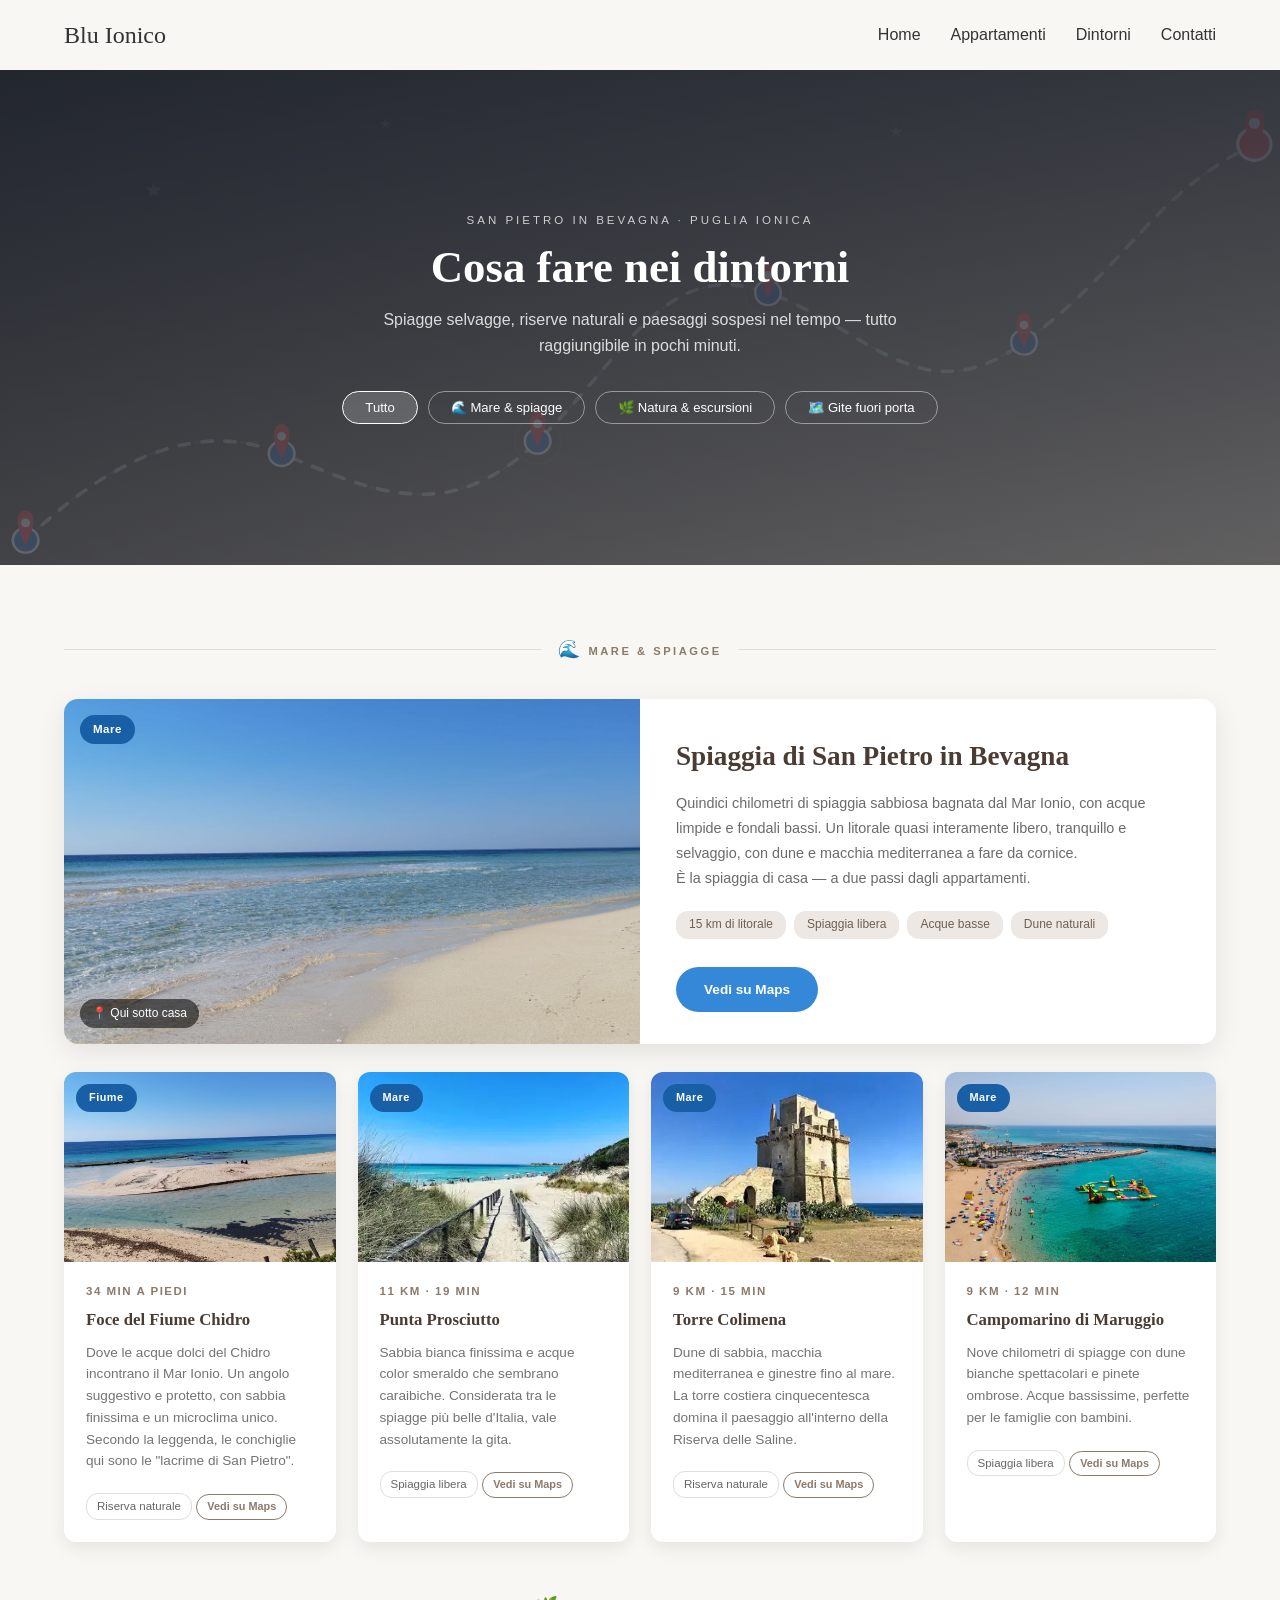
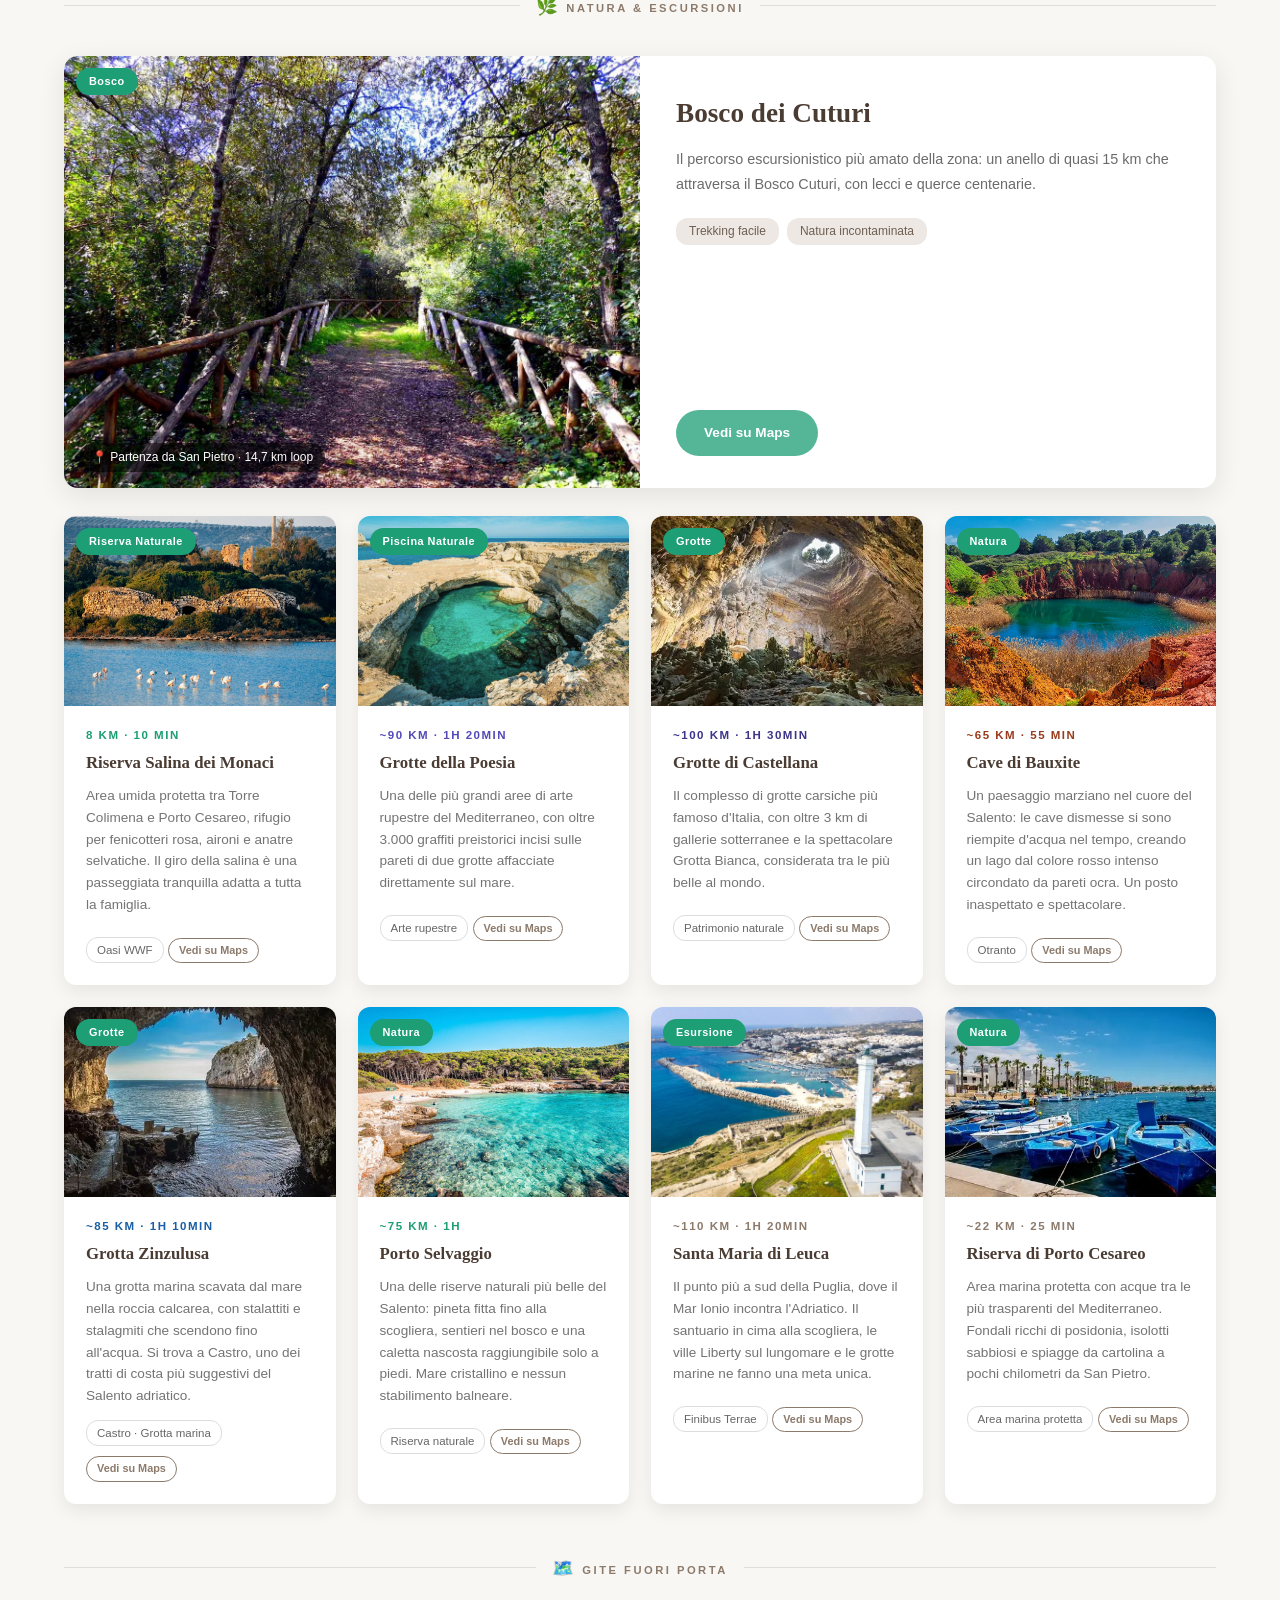
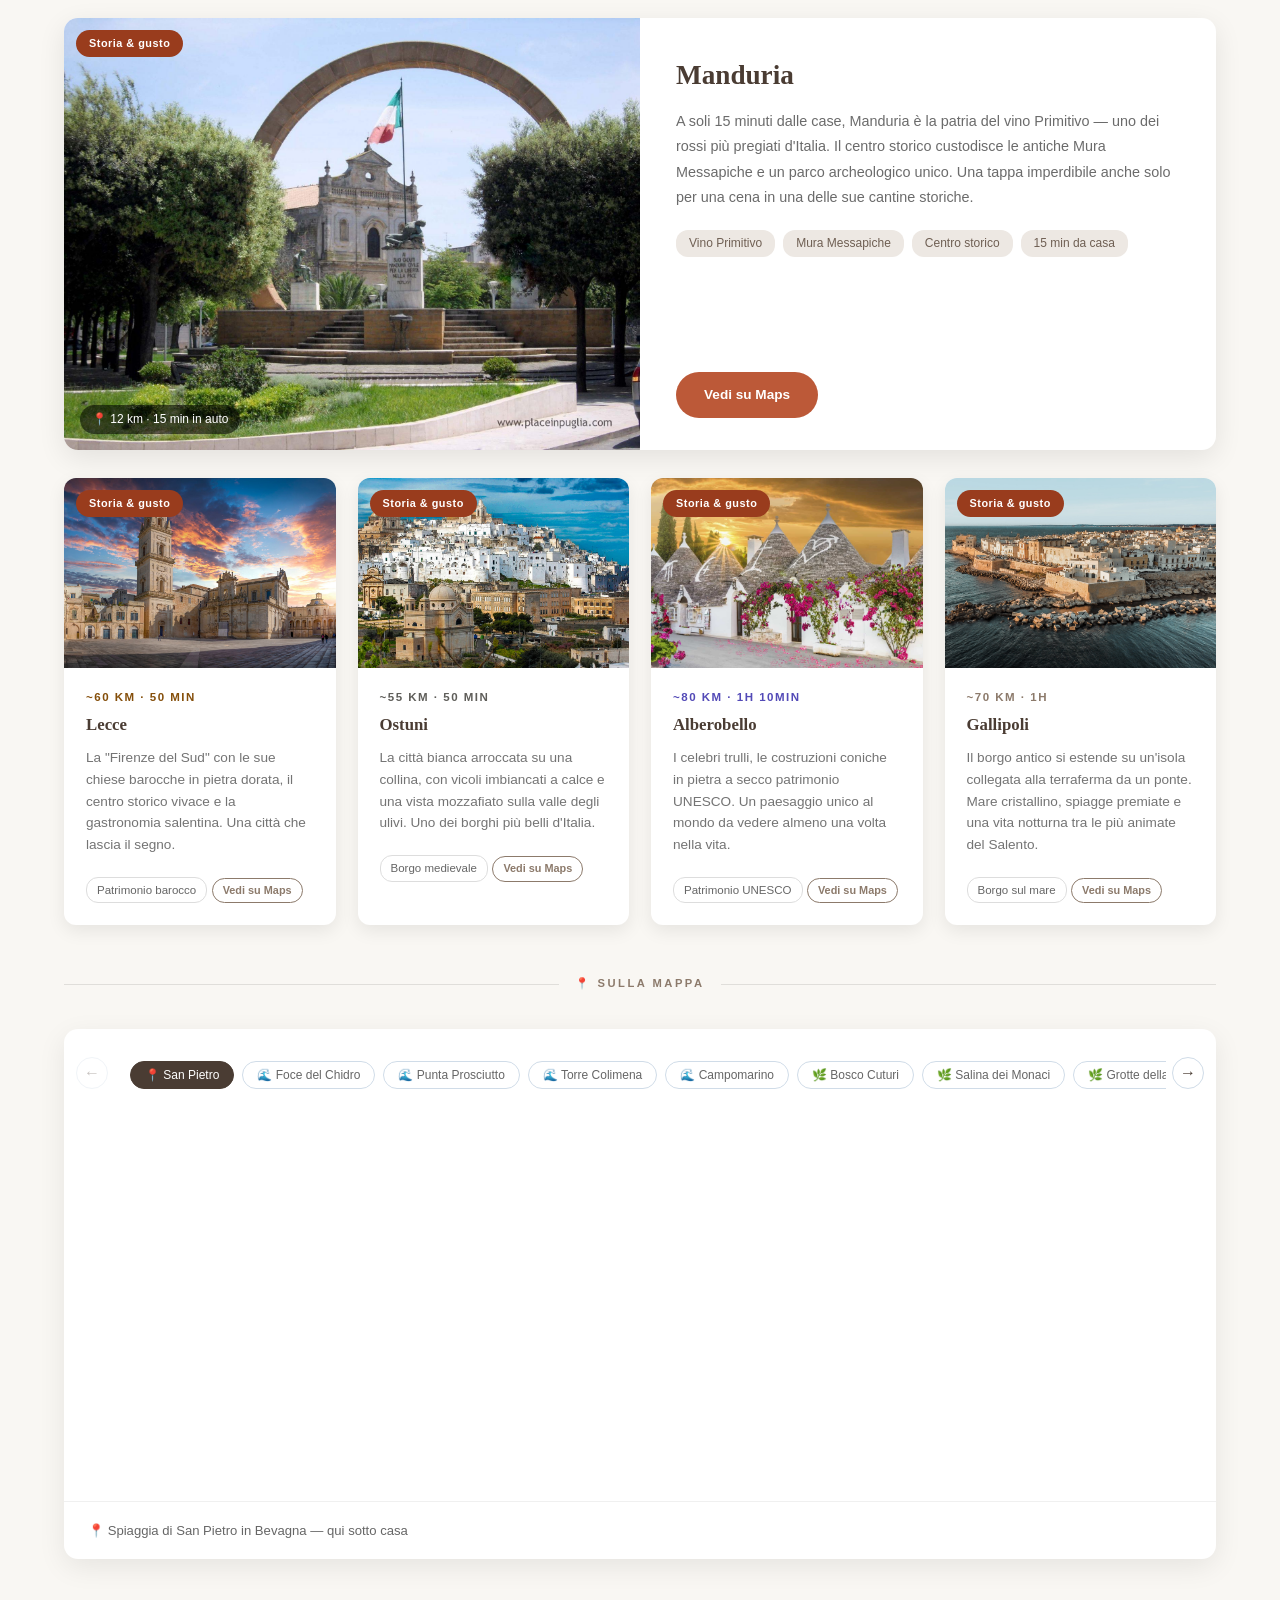
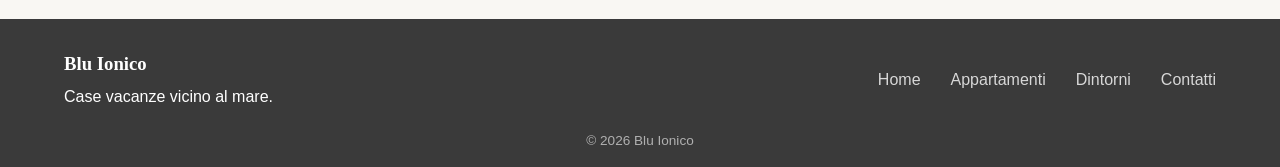
<file: attrazioni.html>
<!DOCTYPE html>
<html lang="it">
<head>
  <meta charset="UTF-8" />
  <meta name="viewport" content="width=device-width, initial-scale=1.0" />
  <title>Blu Ionico - Dintorni & Attrazioni </title>

  <link rel="stylesheet" href="css/style.css">
 
</head>
<body>

  <!-- NAVBAR -->
  <nav class="navbar" id="navbar">
    <div class="container nav-container">
      <div class="logo">Blu Ionico</div>
      <ul class="nav-links">
        <li><a href="index.html">Home</a></li>
        <li><a href="index.html#case">Appartamenti</a></li>
        <li><a href="attrazioni.html">Dintorni</a></li>
        <li><a href="contatti.html">Contatti</a></li>
      </ul>
    </div>
  </nav>

  <!-- HERO -->
  <section class="hero-attrazioni">
    <svg class="path-overlay" viewBox="0 0 1000 400" preserveAspectRatio="none">

      <!-- Percorso secondario sfumato (ombra) -->
      <path d="M20 380
                C80 320, 150 280, 220 310
                S350 370, 420 300
                S520 150, 600 180
                S720 280, 800 220
                S900 100, 980 60"
            fill="none"
            stroke="white"
            stroke-width="2"
            stroke-dasharray="4 8"
            opacity="0.15" />

      <!-- Percorso principale -->
      <path d="M20 380
                C80 320, 150 280, 220 310
                S350 370, 420 300
                S520 150, 600 180
                S720 280, 800 220
                S900 100, 980 60"
            fill="none"
            stroke="white"
            stroke-width="3"
            stroke-linecap="round"
            stroke-dasharray="8 10"
            opacity="0.55" />

      <!-- Cerchi decorativi di sfondo -->
      <circle cx="420" cy="300" r="18" fill="none" stroke="white" stroke-width="1" opacity="0.12"/>
      <circle cx="600" cy="180" r="18" fill="none" stroke="white" stroke-width="1" opacity="0.12"/>

      <!-- TAPPA 1 -->
      <g transform="translate(20,380)">
        <circle r="10" fill="#3a7abf" stroke="white" stroke-width="2"/>
        <path d="M0 -24 C-8 -24 -8 -10 0 4 C8 -10 8 -24 0 -24Z" fill="#ff4d4d"/>
        <circle cy="-14" r="3.5" fill="white"/>
      </g>

      <!-- TAPPA 2 -->
      <g transform="translate(220,310)">
        <circle r="10" fill="#3a7abf" stroke="white" stroke-width="2"/>
        <path d="M0 -24 C-8 -24 -8 -10 0 4 C8 -10 8 -24 0 -24Z" fill="#ff4d4d"/>
        <circle cy="-14" r="3.5" fill="white"/>
      </g>

      <!-- TAPPA 3 -->
      <g transform="translate(420,300)">
        <circle r="10" fill="#3a7abf" stroke="white" stroke-width="2"/>
        <path d="M0 -24 C-8 -24 -8 -10 0 4 C8 -10 8 -24 0 -24Z" fill="#ff4d4d"/>
        <circle cy="-14" r="3.5" fill="white"/>
      </g>

      <!-- TAPPA 4 -->
      <g transform="translate(600,180)">
        <circle r="10" fill="#3a7abf" stroke="white" stroke-width="2"/>
        <path d="M0 -24 C-8 -24 -8 -10 0 4 C8 -10 8 -24 0 -24Z" fill="#ff4d4d"/>
        <circle cy="-14" r="3.5" fill="white"/>
      </g>

      <!-- TAPPA 5 -->
      <g transform="translate(800,220)">
        <circle r="10" fill="#3a7abf" stroke="white" stroke-width="2"/>
        <path d="M0 -24 C-8 -24 -8 -10 0 4 C8 -10 8 -24 0 -24Z" fill="#ff4d4d"/>
        <circle cy="-14" r="3.5" fill="white"/>
      </g>

      <!-- TAPPA 6 (finale) -->
      <g transform="translate(980,60)">
        <circle r="13" fill="#ff4d4d" stroke="white" stroke-width="2.5"/>
        <path d="M0 -28 C-10 -28 -10 -10 0 6 C10 -10 10 -28 0 -28Z" fill="#ff4d4d"/>
        <circle cy="-17" r="4.5" fill="white"/>
      </g>

      <!-- Stelline decorative sparse -->
      <g opacity="0.3">
        <polygon points="120,100 123,110 133,110 125,116 128,126 120,120 112,126 115,116 107,110 117,110"
                fill="white" transform="scale(0.5) translate(120,80)"/>
        <polygon points="700,50 703,60 713,60 705,66 708,76 700,70 692,76 695,66 687,60 697,60"
                fill="white" transform="scale(0.4) translate(1050,60)"/>
        <polygon points="300,50 303,60 313,60 305,66 308,76 300,70 292,76 295,66 287,60 297,60"
                fill="white" transform="scale(0.35) translate(560,60)"/>
      </g>

    </svg>
    <div class="hero-content">
      <div class="eyebrow">San Pietro in Bevagna · Puglia ionica</div>
      <h1>Cosa fare nei dintorni</h1>
      <p>Spiagge selvagge, riserve naturali e paesaggi sospesi nel tempo — tutto raggiungibile in pochi minuti.</p>
      <div class="filtri">
        <button class="filtro-btn active" data-filtro="tutti">Tutto</button>
        <button class="filtro-btn" data-filtro="mare">🌊 Mare & spiagge</button>
        <button class="filtro-btn" data-filtro="natura">🌿 Natura & escursioni</button>
        <button class="filtro-btn" data-filtro="gite">🗺️ Gite fuori porta</button>
      </div>
    </div>
  </section>

  <!-- CONTENUTO -->
  <div class="container">
    <section class="section">

      <!-- ═══ SPIAGGE ═══ -->
      <div class="cat-block card-item" data-cat="mare">
        <div class="section-divider">
          <div class="line"></div>
          <span><span class="icon">🌊</span> Mare & spiagge</span>
          <div class="line"></div>
        </div>

        <!-- Featured: Spiaggia di San Pietro -->
        <div class="featured-card">
          <div class="featured-img">
            <img
              src="img/mare_16.jpg"
              alt="Spiaggia di San Pietro in Bevagna"
              onerror="this.style.background='linear-gradient(135deg,#1a3d5c,#3a7abf,#7ab8e8)';this.removeAttribute('src');"
            />
            <span class="badge-cat">Mare</span>
            <span class="badge-dist">📍 Qui sotto casa</span>
          </div>
          <div class="featured-body">
            <div>
              <h2>Spiaggia di San Pietro in Bevagna</h2>
              <p>
                Quindici chilometri di spiaggia sabbiosa bagnata dal Mar Ionio, con acque limpide e fondali bassi. Un litorale quasi interamente libero, tranquillo e selvaggio, con dune e macchia mediterranea a fare da cornice.<br>
                È la spiaggia di casa — a due passi dagli appartamenti.
              </p>
              <div class="tag-row">
                <span class="tag">15 km di litorale</span>
                <span class="tag">Spiaggia libera</span>
                <span class="tag">Acque basse</span>
                <span class="tag">Dune naturali</span>
              </div>
            </div>
            <a href="https://maps.app.goo.gl/9N29cz1oZK4h1vnW9" target="_blank" class="btn-primary" style="background:#3587d8;">Vedi su Maps</a>
          </div>
        </div>

        <!-- Griglia spiagge secondarie -->
        <div class="cards-grid">

          <!-- Foce del Chidro -->
          <div class="card-attrazione" data-cat="mare">
            <div class="card-img">
              <img
                src="img/mare_14.jpg"
                alt="Foce del Chidro"
                onerror="this.style.background='linear-gradient(135deg,#0F6E56,#5DCAA5)';this.removeAttribute('src');"
              />
              <span class="badge-cat badge-small">Fiume</span>
            </div>
            <div class="card-body">
              <div class="meta">34 min a piedi</div>
              <h3>Foce del Fiume Chidro</h3>
              <p>Dove le acque dolci del Chidro incontrano il Mar Ionio. Un angolo suggestivo e protetto, con sabbia finissima e un microclima unico. Secondo la leggenda, le conchiglie qui sono le "lacrime di San Pietro".</p>
              <span class="dist-badge">Riserva naturale</span>
              <a href="https://maps.app.goo.gl/fAKwKdGNbmG7YmfZA" target="_blank" class="btn-maps">Vedi su Maps</a>
            </div>
          </div>

          <!-- Punta Prosciutto -->
          <div class="card-attrazione" data-cat="mare">
            <div class="card-img">
              <img
                src="img/punta_prosciutto.webp"
                alt="Punta Prosciutto"
                onerror="this.style.background='linear-gradient(135deg,#1a3d5c,#3a7abf,#7ab8e8)';this.removeAttribute('src');"
              />
              <span class="badge-cat badge-small">Mare</span>
            </div>
            <div class="card-body">
              <div class="meta">11 km · 19 min</div>
              <h3>Punta Prosciutto</h3>
              <p>Sabbia bianca finissima e acque color smeraldo che sembrano caraibiche. Considerata tra le spiagge più belle d'Italia, vale assolutamente la gita.</p>
              <span class="dist-badge">Spiaggia libera</span>
              <a href="https://maps.app.goo.gl/X3xFTLZ825ikK8N9A" target="_blank" class="btn-maps">Vedi su Maps</a>
            </div>
          </div>

          <!-- Torre Colimena -->
          <div class="card-attrazione" data-cat="mare">
            <div class="card-img">
              <img
                src="img/torre_colimena.webp"
                alt="Torre Colimena"
                onerror="this.style.background='linear-gradient(135deg,#1a3d5c,#3a7abf)';this.removeAttribute('src');"
              />
              <span class="badge-cat badge-small">Mare</span>
            </div>
            <div class="card-body">
              <div class="meta">9 km · 15 min</div>
              <h3>Torre Colimena</h3>
              <p>Dune di sabbia, macchia mediterranea e ginestre fino al mare. La torre costiera cinquecentesca domina il paesaggio all'interno della Riserva delle Saline.</p>
              <span class="dist-badge">Riserva naturale</span>
              <a href="https://maps.app.goo.gl/tWahf6rRZWvvyWw59" target="_blank" class="btn-maps">Vedi su Maps</a>
            </div>
          </div>

          <!-- Campomarino -->
          <div class="card-attrazione" data-cat="mare">
            <div class="card-img">
              <img
                src="img/campomarino.jpg"
                alt="Campomarino di Maruggio"
                onerror="this.style.background='linear-gradient(135deg,#185FA5,#7ab8e8)';this.removeAttribute('src');"
              />
              <span class="badge-cat badge-small">Mare</span>
            </div>
            <div class="card-body">
              <div class="meta">9 km · 12 min</div>
              <h3>Campomarino di Maruggio</h3>
              <p>Nove chilometri di spiagge con dune bianche spettacolari e pinete ombrose. Acque bassissime, perfette per le famiglie con bambini.</p>
              <span class="dist-badge">Spiaggia libera</span>
              <a href="https://maps.app.goo.gl/2DUtTVEy9qLRMaZe9" target="_blank" class="btn-maps">Vedi su Maps</a>
            </div>
          </div>

        </div>
      </div>

      <!-- ═══ NATURA ═══ -->
      <div class="cat-block card-item" data-cat="natura">
        <div class="section-divider section-gap">
          <div class="line"></div>
          <span><span class="icon">🌿</span> Natura & escursioni</span>
          <div class="line"></div>
        </div>

        <!-- Featured: Bosco Cuturi -->
        <div class="featured-card">
          <div class="featured-img">
            <img
              src="img/bosco_cuturi.jpg"
              alt="Bosco Cuturi e Riserva Chidro"
              onerror="this.style.background='linear-gradient(135deg,#085041,#1D9E75,#9FE1CB)';this.removeAttribute('src');"
            />
            <span class="badge-cat natura">Bosco</span>
            <span class="badge-dist">📍 Partenza da San Pietro · 14,7 km loop</span>
          </div>
          <div class="featured-body">
            <div>
              <h2>Bosco dei Cuturi</h2>
              <p>
                Il percorso escursionistico più amato della zona: un anello di quasi 15 km che attraversa il Bosco Cuturi, con lecci e querce centenarie.
              </p>
              <div class="tag-row">
                <span class="tag">Trekking facile</span>
                <span class="tag">Natura incontaminata</span>
              </div>
            </div>
            <a href="https://maps.app.goo.gl/XNMPKz7ywAx9Q1538" target="_blank" class="btn-primary" style="background:#1d9e75c0;">Vedi su Maps</a>
          </div>
        </div>

        <!-- Griglia natura -->
        <div class="cards-grid">

          <!-- Salina dei Monaci -->
          <div class="card-attrazione">
            <div class="card-img">
              <img
                src="img/salina_monaci.webp"
                alt="Salina dei Monaci"
                onerror="this.style.background='linear-gradient(135deg,#1D9E75,#9FE1CB)';this.removeAttribute('src');"
              />
              <span class="badge-cat natura">Riserva Naturale</span>
            </div>
            <div class="card-body">
              <div class="meta natura-meta">8 km · 10 min</div>
              <h3>Riserva Salina dei Monaci</h3>
              <p>Area umida protetta tra Torre Colimena e Porto Cesareo, rifugio per fenicotteri rosa, aironi e anatre selvatiche. Il giro della salina è una passeggiata tranquilla adatta a tutta la famiglia.</p>
              <span class="dist-badge">Oasi WWF</span>
              <a href="https://maps.app.goo.gl/fuCoMNdTENTYnoSH7" target="_blank" class="btn-maps">Vedi su Maps</a>
            </div>
          </div>

          <!-- Grotte della Poesia -->
          <div class="card-attrazione">
            <div class="card-img">
              <img
                src="img/grotta_poesia.jpg"
                alt="Grotte della Poesia"
                onerror="this.style.background='linear-gradient(135deg,#3C3489,#7F77DD)';this.removeAttribute('src');"
              />
              <span class="badge-cat natura">Piscina Naturale</span>
            </div>
            <div class="card-body">
              <div class="meta" style="color:#534AB7;">~90 km · 1h 20min</div>
              <h3>Grotte della Poesia</h3>
              <p>Una delle più grandi aree di arte rupestre del Mediterraneo, con oltre 3.000 graffiti preistorici incisi sulle pareti di due grotte affacciate direttamente sul mare.</p>
              <span class="dist-badge">Arte rupestre</span>
              <a href="https://maps.app.goo.gl/QByhToBsdi77jkAi9" target="_blank" class="btn-maps">Vedi su Maps</a>
            </div>
          </div>

          <!-- Grotte di Castellana -->
          <div class="card-attrazione">
            <div class="card-img">
              <img
                src="img/grotta_castellana.webp"
                alt="Grotte di Castellana"
                onerror="this.style.background='linear-gradient(135deg,#26215C,#7F77DD)';this.removeAttribute('src');"
              />
              <span class="badge-cat natura">Grotte</span>
            </div>
            <div class="card-body">
              <div class="meta" style="color:#3C3489;">~100 km · 1h 30min</div>
              <h3>Grotte di Castellana</h3>
              <p>Il complesso di grotte carsiche più famoso d'Italia, con oltre 3 km di gallerie sotterranee e la spettacolare Grotta Bianca, considerata tra le più belle al mondo.</p>
              <span class="dist-badge">Patrimonio naturale</span>
              <a href="https://maps.app.goo.gl/2ed8VG3sZkRLK3NS8" target="_blank" class="btn-maps">Vedi su Maps</a>
            </div>
          </div>

          <!-- Cave di Bauxite -->
          <div class="card-attrazione">
            <div class="card-img">
              <img
                src="img/cava_bauxite.jpg"
                alt="Cave di Bauxite"
                onerror="this.style.background='linear-gradient(135deg,#993C1D,#D85A30,#F0997B)';this.removeAttribute('src');"
              />
              <span class="badge-cat natura">Natura</span>
            </div>
            <div class="card-body">
              <div class="meta" style="color:#993C1D;">~65 km · 55 min</div>
              <h3>Cave di Bauxite</h3>
              <p>Un paesaggio marziano nel cuore del Salento: le cave dismesse si sono riempite d'acqua nel tempo, creando un lago dal colore rosso intenso circondato da pareti ocra. Un posto inaspettato e spettacolare.</p>
              <span class="dist-badge">Otranto</span>
              <a href="https://maps.app.goo.gl/Yk4PbzLjHTBhRdkw9" target="_blank" class="btn-maps">Vedi su Maps</a>
            </div>
          </div>

          <!-- Grotta Zinzulusa -->
          <div class="card-attrazione">
            <div class="card-img">
              <img
                src="img/grotta_zinzulusa.webp"
                alt="Grotta Zinzulusa"
                onerror="this.style.background='linear-gradient(135deg,#042C53,#378ADD,#B5D4F4)';this.removeAttribute('src');"
              />
              <span class="badge-cat natura">Grotte</span>
            </div>
            <div class="card-body">
              <div class="meta" style="color:#185FA5;">~85 km · 1h 10min</div>
              <h3>Grotta Zinzulusa</h3>
              <p>Una grotta marina scavata dal mare nella roccia calcarea, con stalattiti e stalagmiti che scendono fino all'acqua. Si trova a Castro, uno dei tratti di costa più suggestivi del Salento adriatico.</p>
              <span class="dist-badge">Castro · Grotta marina</span>
              <a href="https://maps.app.goo.gl/8NJE4vYAsCHyhv4W8" target="_blank" class="btn-maps">Vedi su Maps</a>
            </div>
          </div>

          <!-- Porto Selvaggio -->
          <div class="card-attrazione">
            <div class="card-img">
              <img
                src="img/porto_selvaggio.jpg"
                alt="Porto Selvaggio"
                onerror="this.style.background='linear-gradient(135deg,#085041,#1D9E75,#5DCAA5)';this.removeAttribute('src');"
              />
              <span class="badge-cat natura">Natura</span>
            </div>
            <div class="card-body">
              <div class="meta natura-meta">~75 km · 1h</div>
              <h3>Porto Selvaggio</h3>
              <p>Una delle riserve naturali più belle del Salento: pineta fitta fino alla scogliera, sentieri nel bosco e una caletta nascosta raggiungibile solo a piedi. Mare cristallino e nessun stabilimento balneare.</p>
              <span class="dist-badge">Riserva naturale</span>
              <a href="https://maps.app.goo.gl/aZCvBKRnVKz3jej67" target="_blank" class="btn-maps">Vedi su Maps</a>
            </div>
          </div>

          <!-- Santa Maria di Leuca -->
          <div class="card-attrazione">
            <div class="card-img">
              <img
                src="img/leuca.webp"
                alt="Santa Maria di Leuca"
                onerror="this.style.background='linear-gradient(135deg,#0C447C,#378ADD,#B5D4F4)';this.removeAttribute('src');"
              />
              <span class="badge-cat natura">Esursione</span>
            </div>
            <div class="card-body">
              <div class="meta">~110 km · 1h 20min</div>
              <h3>Santa Maria di Leuca</h3>
              <p>Il punto più a sud della Puglia, dove il Mar Ionio incontra l'Adriatico. Il santuario in cima alla scogliera, le ville Liberty sul lungomare e le grotte marine ne fanno una meta unica.</p>
              <span class="dist-badge">Finibus Terrae</span>
              <a href="https://maps.app.goo.gl/h4VeFWDaitBL8uAg9" target="_blank" class="btn-maps">Vedi su Maps</a>
            </div>
          </div>

          <!-- Riserva di Porto Cesareo -->
          <div class="card-attrazione">
            <div class="card-img">
              <img
                src="img/porto_cesareo.webp"
                alt="Riserva di Porto Cesareo"
                onerror="this.style.background='linear-gradient(135deg,#1a3d5c,#3a7abf,#7ab8e8)';this.removeAttribute('src');"
              />
              <span class="badge-cat natura">Natura</span>
            </div>
            <div class="card-body">
              <div class="meta">~22 km · 25 min</div>
              <h3>Riserva di Porto Cesareo</h3>
              <p>Area marina protetta con acque tra le più trasparenti del Mediterraneo. Fondali ricchi di posidonia, isolotti sabbiosi e spiagge da cartolina a pochi chilometri da San Pietro.</p>
              <span class="dist-badge">Area marina protetta</span>
              <a href="https://maps.app.goo.gl/krZPmkhsn9ZxJUxi6" target="_blank" class="btn-maps">Vedi su Maps</a>
            </div>
          </div>
        </div>
      </div>

      <!-- ═══ GITE FUORI PORTA ═══ -->
      <div class="cat-block card-item" data-cat="gite">
        <div class="section-divider section-gap">
          <div class="line"></div>
          <span><span class="icon">🗺️</span> Gite fuori porta</span>
          <div class="line"></div>
        </div>

        <!-- Featured: Manduria -->
        <div class="featured-card">
          <div class="featured-img">
            <img
              src="img/manduria.jpg"
              alt="Manduria"
              onerror="this.style.background='linear-gradient(135deg,#712B13,#D85A30,#F0997B)';this.removeAttribute('src');"
            />
            <span class="badge-cat storia">Storia & gusto</span>
            <span class="badge-dist">📍 12 km · 15 min in auto</span>
          </div>
          <div class="featured-body">
            <div>
              <h2>Manduria</h2>
              <p>
                A soli 15 minuti dalle case, Manduria è la patria del vino Primitivo — uno dei rossi più pregiati d'Italia. Il centro storico custodisce le antiche Mura Messapiche e un parco archeologico unico. Una tappa imperdibile anche solo per una cena in una delle sue cantine storiche.
              </p>
              <div class="tag-row">
                <span class="tag">Vino Primitivo</span>
                <span class="tag">Mura Messapiche</span>
                <span class="tag">Centro storico</span>
                <span class="tag">15 min da casa</span>
              </div>
            </div>
            <a href="https://maps.app.goo.gl/K6jJsFJVMxkvnXRj6" target="_blank" class="btn-primary" style="background:#bc5938;">Vedi su Maps</a>
          </div>
        </div>

        <!-- Griglia gite -->
        <div class="cards-grid">

          <!-- Lecce -->
          <div class="card-attrazione">
            <div class="card-img">
              <img
                src="img/lecce.jpg"
                alt="Lecce"
                onerror="this.style.background='linear-gradient(135deg,#854F0B,#EF9F27)';this.removeAttribute('src');"
              />
              <span class="badge-cat storia">Storia & gusto</span>
            </div>
            <div class="card-body">
              <div class="meta" style="color:#854F0B;">~60 km · 50 min</div>
              <h3>Lecce</h3>
              <p>La "Firenze del Sud" con le sue chiese barocche in pietra dorata, il centro storico vivace e la gastronomia salentina. Una città che lascia il segno.</p>
              <span class="dist-badge">Patrimonio barocco</span>
              <a href="https://maps.app.goo.gl/o13FeX2qs912PqPH8" target="_blank" class="btn-maps">Vedi su Maps</a>
            </div>
          </div>

          <!-- Ostuni -->
          <div class="card-attrazione">
            <div class="card-img">
              <img
                src="img/ostuni.jpg"
                alt="Ostuni"
                onerror="this.style.background='linear-gradient(135deg,#444441,#888780)';this.removeAttribute('src');"
              />
              <span class="badge-cat storia">Storia & gusto</span>
            </div>
            <div class="card-body">
              <div class="meta" style="color:#5F5E5A;">~55 km · 50 min</div>
              <h3>Ostuni</h3>
              <p>La città bianca arroccata su una collina, con vicoli imbiancati a calce e una vista mozzafiato sulla valle degli ulivi. Uno dei borghi più belli d'Italia.</p>
              <span class="dist-badge">Borgo medievale</span>
              <a href="https://maps.app.goo.gl/51b3FoT4qQLZGUag8" target="_blank" class="btn-maps">Vedi su Maps</a>
            </div>
          </div>

          <!-- Alberobello -->
          <div class="card-attrazione">
            <div class="card-img">
              <img
                src="img/alberobello.jpg"
                alt="Alberobello"
                onerror="this.style.background='linear-gradient(135deg,#3C3489,#7F77DD)';this.removeAttribute('src');"
              />
              <span class="badge-cat storia">Storia & gusto</span>
            </div>
            <div class="card-body">
              <div class="meta" style="color:#534AB7;">~80 km · 1h 10min</div>
              <h3>Alberobello</h3>
              <p>I celebri trulli, le costruzioni coniche in pietra a secco patrimonio UNESCO. Un paesaggio unico al mondo da vedere almeno una volta nella vita.</p>
              <span class="dist-badge">Patrimonio UNESCO</span>
              <a href="https://maps.app.goo.gl/Gn7z6kYUfB8fLUVv5" target="_blank" class="btn-maps">Vedi su Maps</a>
            </div>
          </div>

          <!-- Gallipoli -->
          <div class="card-attrazione">
            <div class="card-img">
              <img
                src="img/gallipoli.jpg"
                alt="Gallipoli"
                onerror="this.style.background='linear-gradient(135deg,#185FA5,#7ab8e8)';this.removeAttribute('src');"
              />
              <span class="badge-cat storia">Storia & gusto</span>
            </div>
            <div class="card-body">
              <div class="meta">~70 km · 1h</div>
              <h3>Gallipoli</h3>
              <p>Il borgo antico si estende su un'isola collegata alla terraferma da un ponte. Mare cristallino, spiagge premiate e una vita notturna tra le più animate del Salento.</p>
              <span class="dist-badge">Borgo sul mare</span>
              <a href="https://maps.app.goo.gl/yTgHMRAhKE2hGEuHA" target="_blank" class="btn-maps">Vedi su Maps</a>
            </div>
          </div>

        </div>
      </div>

      <!-- ═══ MAPPA ═══ -->
      <div class="section-gap">
        <div class="section-divider">
          <div class="line"></div>
          <span>📍 Sulla mappa</span>
          <div class="line"></div>
        </div>
      </div>

      <div class="map-section">
        <div class="map-tabs-wrapper">
          <button class="map-arrow map-arrow-left" id="arrowLeft">&#8592;</button>
          <div class="map-tabs" id="mapTabs">
            <button class="map-tab active" data-idx="0">📍 San Pietro</button>
            <button class="map-tab" data-idx="1">🌊 Foce del Chidro</button>
            <button class="map-tab" data-idx="2">🌊 Punta Prosciutto</button>
            <button class="map-tab" data-idx="3">🌊 Torre Colimena</button>
            <button class="map-tab" data-idx="4">🌊 Campomarino</button>
            <button class="map-tab" data-idx="5">🌿 Bosco Cuturi</button>
            <button class="map-tab" data-idx="6">🌿 Salina dei Monaci</button>
            <button class="map-tab" data-idx="7">🌿 Grotte della Poesia</button>
            <button class="map-tab" data-idx="8">🌿 Grotte di Castellana</button>
            <button class="map-tab" data-idx="9">🌿 Cave di Bauxite</button>
            <button class="map-tab" data-idx="10">🌿 Grotta Zinzulusa</button>
            <button class="map-tab" data-idx="11">🌿 Porto Selvaggio</button>
            <button class="map-tab" data-idx="12">🌿 Santa Maria di Leuca</button>
            <button class="map-tab" data-idx="13">🌿 Porto Cesareo</button>
            <button class="map-tab" data-idx="14">🗺️ Manduria</button>
            <button class="map-tab" data-idx="15">🗺️ Lecce</button>
            <button class="map-tab" data-idx="16">🗺️ Ostuni</button>
            <button class="map-tab" data-idx="17">🗺️ Alberobello</button>
            <button class="map-tab" data-idx="18">🗺️ Gallipoli</button>
          </div>
          <button class="map-arrow map-arrow-right" id="arrowRight">&#8594;</button>
        </div>

        <iframe
          id="mapIframe"
          src="https://www.google.com/maps/embed?pb=!1m14!1m8!1m3!1d74751.61375960764!2d17.707923323791647!3d40.2876585703079!3m2!1i1024!2i768!4f13.1!3m3!1m2!1s0x134694a9d81e28e5%3A0x7e54ed907b0ebf3a!2s74024%20San%20Pietro%20In%20Bevagna%20TA!5e0!3m2!1sit!2sit!4v1777215678075!5m2!1sit!2sit"
          allowfullscreen=""
          loading="lazy"
          referrerpolicy="no-referrer-when-downgrade"
          title="Mappa attrazioni San Pietro in Bevagna"
        ></iframe>

        <div class="map-caption" id="mapCaption">
          📍 Spiaggia di San Pietro in Bevagna — qui sotto casa
        </div>
      </div>
      <p class="no-results" id="no-results">Nessuna attrazione trovata per questa categoria.</p>

    </section>
  </div>

  <!-- FOOTER -->
  <footer class="footer">
    <div class="container footer-content">
      <div class="footer-brand">
        <h3>Blu Ionico</h3>
        <p>Case vacanze vicino al mare.</p>
      </div>
        <div class="footer-links">
          <a href="index.html">Home</a>
          <a href="appartamenti.html">Appartamenti</a>
          <a href="attrazioni.html">Dintorni</a>
          <a href="contatti.html">Contatti</a>
        </div>
      </div>
      <div class="copyright">© 2026 Blu Ionico</div>
    </div>
  </footer>

  <script>
    /* ── Navbar scroll ── */
    const navbar = document.getElementById('navbar');
    window.addEventListener('scroll', () => {
      navbar.classList.toggle('scrolled', window.scrollY > 50);
    });

    /* ── Filtri ── */
    const btnFiltri = document.querySelectorAll('.filtro-btn');
    const items     = document.querySelectorAll('.card-item');
    const noResults = document.getElementById('no-results');

    btnFiltri.forEach(btn => {
      btn.addEventListener('click', () => {
        btnFiltri.forEach(b => b.classList.remove('active'));
        btn.classList.add('active');

        const filtro = btn.dataset.filtro;
        let visibili = 0;

        items.forEach(item => {
          const cat = item.dataset.cat;
          const mostra = filtro === 'tutti' || cat === filtro;
          item.style.display = mostra ? '' : 'none';
          if (mostra) visibili++;
        });

        noResults.style.display = visibili === 0 ? 'block' : 'none';
      
        // Scroll al contenuto filtrato
        if (filtro !== 'tutti') {
          const target = document.querySelector(`.card-item[data-cat="${filtro}"]`);
          if (target) {
            setTimeout(() => {
              const offset = target.getBoundingClientRect().top + window.scrollY - 90;
              window.scrollTo({ top: offset, behavior: 'smooth' });
            }, 50);
          }
        } else {
          // Su "Tutto" torna all'inizio del contenuto
          const container = document.querySelector('.section');
          if (container) {
            const offset = container.getBoundingClientRect().top + window.scrollY - 90;
            window.scrollTo({ top: offset, behavior: 'smooth' });
          }
        }
      });
    });

    /* ── Frecce mappa ── */
    const tabsEl    = document.getElementById('mapTabs');
    const arrowLeft = document.getElementById('arrowLeft');
    const arrowRight= document.getElementById('arrowRight');

    function updateArrows() {
      arrowLeft.disabled  = tabsEl.scrollLeft <= 0;
      arrowRight.disabled = tabsEl.scrollLeft >= tabsEl.scrollWidth - tabsEl.clientWidth - 1;
    }

    arrowLeft.addEventListener('click', () => {
      tabsEl.scrollBy({ left: -200, behavior: 'smooth' });
      setTimeout(updateArrows, 300);
    });

    arrowRight.addEventListener('click', () => {
      tabsEl.scrollBy({ left: 200, behavior: 'smooth' });
      setTimeout(updateArrows, 300);
    });

    tabsEl.addEventListener('scroll', updateArrows);
    updateArrows();

    const places = [
    { label: "📍 Spiaggia di San Pietro in Bevagna — qui sotto casa", src: "https://www.google.com/maps/embed?pb=!1m14!1m8!1m3!1d74751.61375960764!2d17.707923323791647!3d40.2876585703079!3m2!1i1024!2i768!4f13.1!3m3!1m2!1s0x134694a9d81e28e5%3A0x7e54ed907b0ebf3a!2s74024%20San%20Pietro%20In%20Bevagna%20TA!5e0!3m2!1sit!2sit!4v1777215678075!5m2!1sit!2sit"},
    { label: "🌊 Foce del Fiume Chidro — 2 min a piedi", src: "https://www.google.com/maps/embed?pb=!1m14!1m8!1m3!1d6085.270478700217!2d17.6804585!3d40.3060573!3m2!1i1024!2i768!4f13.1!3m3!1m2!1s0x134694a7a7aab6ad%3A0xa4e83f2f8a69f330!2sRiserva%20Naturale%20della%20Foce%20del%20Fiume%20Chidro!5e0!3m2!1sit!2sit!4v1777215827775!5m2!1sit!2sit"},
    { label: "🌊 Punta Prosciutto — 11 km · 15 min", src: "https://www.google.com/maps/embed?pb=!1m14!1m8!1m3!1d12172.380442977075!2d17.7555222!3d40.2958471!3m2!1i1024!2i768!4f13.1!3m3!1m2!1s0x134696aa694337db%3A0xd69a9853e49cc1d2!2sPunta%20Prosciutto!5e0!3m2!1sit!2sit!4v1777215875799!5m2!1sit!2sit" },
    { label: "🌊 Torre Colimena — 7 km · 10 min", src: "https://www.google.com/maps/embed?pb=!1m14!1m8!1m3!1d6085.889300888083!2d17.7376229!3d40.2991879!3m2!1i1024!2i768!4f13.1!3m3!1m2!1s0x1346940bae3f6a7b%3A0x1c828f51a714a289!2sTorre%20Colimena!5e0!3m2!1sit!2sit!4v1777215932808!5m2!1sit!2sit" },
    { label: "🌊 Campomarino di Maruggio — 9 km · 12 min", src: "https://www.google.com/maps/embed?pb=!1m18!1m12!1m3!1d12171.496465459864!2d17.5673955!3d40.30075395!2m3!1f0!2f0!3f0!3m2!1i1024!2i768!4f13.1!3m3!1m2!1s0x1346e963feab1a99%3A0x607e9feddbbd65cc!2s74020%20Campomarino%20TA!5e0!3m2!1sit!2sit!4v1777215972762!5m2!1sit!2sit" },
    { label: "🌿 Bosco Cuturi — partenza da San Pietro", src: "https://www.google.com/maps/embed?pb=!1m14!1m8!1m3!1d6081.989659458793!2d17.6510684!3d40.3424607!3m2!1i1024!2i768!4f13.1!3m3!1m2!1s0x1346eccf7ecad4dd%3A0x2e57f2c761ed74c0!2sBosco%20dei%20Cuturi!5e0!3m2!1sit!2sit!4v1777216034575!5m2!1sit!2sit" },
    { label: "🌿 Riserva Salina dei Monaci — 8 km · 10 min", src: "https://www.google.com/maps/embed?pb=!1m14!1m8!1m3!1d6085.642805848485!2d17.7256059!3d40.3019243!3m2!1i1024!2i768!4f13.1!3m3!1m2!1s0x134693f939494091%3A0xe5c5230daae277b1!2sRiserva%20Naturale%20LTO%20Salina%20Monaci!5e0!3m2!1sit!2sit!4v1777216079630!5m2!1sit!2sit" },
    { label: "🌿 Grotte della Poesia — ~90 km · 1h 20min", src: "https://www.google.com/maps/embed?pb=!1m18!1m12!1m3!1d3043.5443538505774!2d18.429597299999998!3d40.2858708!2m3!1f0!2f0!3f0!3m2!1i1024!2i768!4f13.1!3m3!1m2!1s0x1344481f96e611c1%3A0xb6bc7e47e0ec0e25!2sGrotta%20della%20Poesia!5e0!3m2!1sit!2sit!4v1777216123477!5m2!1sit!2sit" },
    { label: "🌿 Grotte di Castellana — ~100 km · 1h 30min", src: "https://www.google.com/maps/embed?pb=!1m18!1m12!1m3!1d3016.8372254161986!2d17.149247850000002!3d40.87544625!2m3!1f0!2f0!3f0!3m2!1i1024!2i768!4f13.1!3m3!1m2!1s0x1347b6d8723dcc97%3A0x8953cc53c9cb9e60!2s70013%20Grotte%20di%20Castellana%20BA!5e0!3m2!1sit!2sit!4v1777216171821!5m2!1sit!2sit" },
    { label: "🌿 Cave di Bauxite — ~65 km · 55 min", src: "https://www.google.com/maps/embed?pb=!1m14!1m8!1m3!1d1525.2295644386852!2d18.5004799!3d40.1320555!3m2!1i1024!2i768!4f13.1!3m3!1m2!1s0x1344419f347a8663%3A0x797d713bde2f625e!2sLaghetto%20Cave%20di%20Bauxite!5e0!3m2!1sit!2sit!4v1777216207592!5m2!1sit!2sit" },
    { label: "🌿 Grotta Zinzulusa — ~85 km · 1h 10min", src: "https://www.google.com/maps/embed?pb=!1m18!1m12!1m3!1d3055.8445114372144!2d18.4319717!3d40.011920599999996!2m3!1f0!2f0!3f0!3m2!1i1024!2i768!4f13.1!3m3!1m2!1s0x13446ccd061aa779%3A0x5849609e6bca7795!2sGrotta%20della%20Zinzulusa!5e0!3m2!1sit!2sit!4v1777216256093!5m2!1sit!2sit" },
    { label: "🌿 Porto Selvaggio — ~75 km · 1h", src: "https://www.google.com/maps/embed?pb=!1m14!1m8!1m3!1d5140.068091381725!2d17.97362216975595!3d40.14771627231131!3m2!1i1024!2i768!4f13.1!3m3!1m2!1s0x1346a1926a55a1c3%3A0xeb2f02960a03f8db!2sSpiaggia%20di%20Porto%20Selvaggio!5e0!3m2!1sit!2sit!4v1777216321066!5m2!1sit!2sit" },
    { label: "🌿 Santa Maria di Leuca — ~110 km · 1h 20min", src: "https://www.google.com/maps/embed?pb=!1m14!1m8!1m3!1d12261.595952287636!2d18.3476778!3d39.7980412!3m2!1i1024!2i768!4f13.1!3m3!1m2!1s0x1343f5f155842c67%3A0x1ab00f76f9460054!2s73040%20Santa%20Maria%20di%20Leuca%20LE!5e0!3m2!1sit!2sit!4v1777216392380!5m2!1sit!2sit" },
    { label: "🌿 Riserva di Porto Cesareo — ~22 km · 25 min", src: "https://www.google.com/maps/embed?pb=!1m18!1m12!1m3!1d12178.557963834539!2d17.89913275!3d40.26154259999999!2m3!1f0!2f0!3f0!3m2!1i1024!2i768!4f13.1!3m3!1m2!1s0x1346999b6faf8771%3A0xe65a519295e33f01!2s73010%20Porto%20Cesareo%20LE!5e0!3m2!1sit!2sit!4v1777216427308!5m2!1sit!2sit" },
    { label: "🗺️ Manduria — 12 km · 15 min", src: "https://www.google.com/maps/embed?pb=!1m18!1m12!1m3!1d24306.98528648133!2d17.629522100000003!3d40.4005834!2m3!1f0!2f0!3f0!3m2!1i1024!2i768!4f13.1!3m3!1m2!1s0x1346f284cccad659%3A0x7b5f4d4f222d323d!2s74024%20Manduria%20TA!5e0!3m2!1sit!2sit!4v1777216479892!5m2!1sit!2sit" },
    { label: "🗺️ Lecce — ~60 km · 50 min", src: "https://www.google.com/maps/embed?pb=!1m18!1m12!1m3!1d48647.49914298642!2d18.1742945!3d40.3541307!2m3!1f0!2f0!3f0!3m2!1i1024!2i768!4f13.1!3m3!1m2!1s0x13442ee42f2d1109%3A0x9b5b5a4c6ab377f0!2s73100%20Lecce%20LE!5e0!3m2!1sit!2sit!4v1777216512425!5m2!1sit!2sit" },
    { label: "🗺️ Ostuni — ~55 km · 50 min", src: "https://www.google.com/maps/embed?pb=!1m18!1m12!1m3!1d12094.392164477216!2d17.580451649999997!3d40.7268644!2m3!1f0!2f0!3f0!3m2!1i1024!2i768!4f13.1!3m3!1m2!1s0x1346435718d3ceb1%3A0x1c366a4ea72bfafa!2s72017%20Ostuni%20BR!5e0!3m2!1sit!2sit!4v1777216537423!5m2!1sit!2sit" },
    { label: "🗺️ Alberobello — ~80 km · 1h 10min", src: "https://www.google.com/maps/embed?pb=!1m14!1m8!1m3!1d387157.4882842229!2d17.2773897!3d40.7033117!3m2!1i1024!2i768!4f13.1!3m3!1m2!1s0x1347b26487f9383d%3A0x803e3f2f028a5d8!2s70011%20Alberobello%20BA!5e0!3m2!1sit!2sit!4v1777216570259!5m2!1sit!2sit" },
    { label: "🗺️ Gallipoli — ~70 km · 1h", src: "https://www.google.com/maps/embed?pb=!1m18!1m12!1m3!1d24431.4715660111!2d17.994253299999997!3d40.054575!2m3!1f0!2f0!3f0!3m2!1i1024!2i768!4f13.1!3m3!1m2!1s0x1346a6547b66b1c7%3A0xd07ffbdd89ad753!2s73014%20Gallipoli%20LE!5e0!3m2!1sit!2sit!4v1777216611009!5m2!1sit!2sit" },
  ];

  document.getElementById('mapTabs').addEventListener('click', e => {
    const btn = e.target.closest('.map-tab');
    if (!btn) return;
    document.querySelectorAll('.map-tab').forEach(b => b.classList.remove('active'));
    btn.classList.add('active');
    const i = +btn.dataset.idx;
    document.getElementById('mapIframe').src = places[i].src;
    document.getElementById('mapCaption').textContent = places[i].label;
  });
  </script>
</body>
</html>
</file>
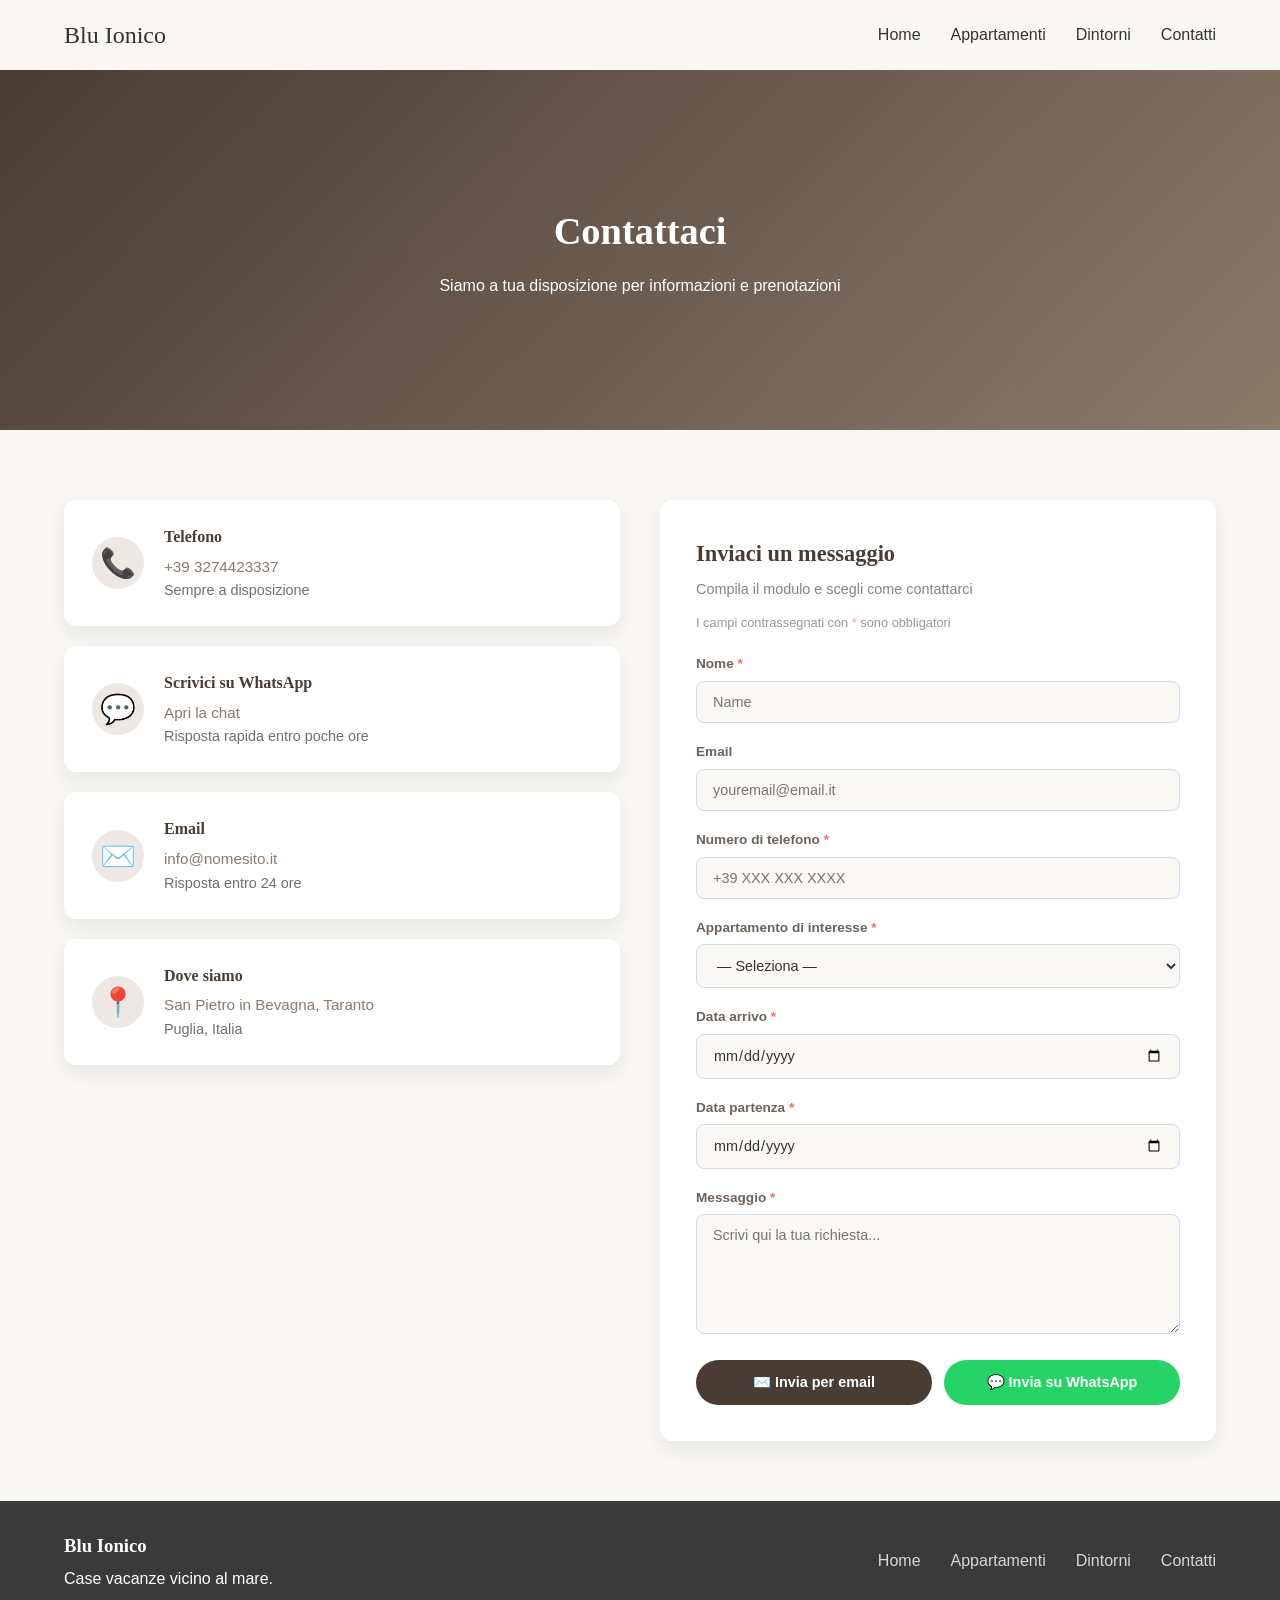
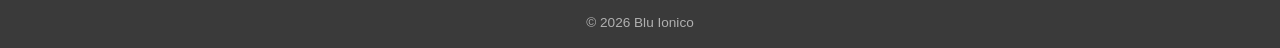
<file: contatti.html>
<!DOCTYPE html>
<html lang="it">
<head>
  <meta charset="UTF-8">
  <meta name="viewport" content="width=device-width, initial-scale=1.0">
  <title>Blu Ionico - Contatti</title>
  <link rel="stylesheet" href="css/style.css">
</head>
<body>

  <!-- Navbar -->
  <nav class="navbar">
    <div class="container nav-container">
      <div class="logo">Blu Ionico</div>
      <ul class="nav-links">
        <li><a href="index.html">Home</a></li>
        <li><a href="index.html#case">Appartamenti</a></li>
        <li><a href="attrazioni.html">Dintorni</a></li>
        <li><a href="contatti.html">Contatti</a></li>
      </ul>
    </div>
  </nav>

  <!-- HERO -->
  <header class="hero-small">
    <div class="hero-content">
      <h1>Contattaci</h1>
      <p>Siamo a tua disposizione per informazioni e prenotazioni</p>
    </div>
  </header>

  <!-- SEZIONE CONTATTI -->
  <section class="section">
    <div class="container">
      <div class="contact-grid">

        <!-- COLONNA SINISTRA: info -->
        <div class="contact-info">

          <a href="tel:+393274423337" class="contact-item">
            <div class="contact-icon">📞</div>
            <div class="contact-item-text">
              <h4>Telefono</h4>
              <span>+39 3274423337</span>
              <p>Sempre a disposizione</p>
            </div>
          </a>

          <a href="https://wa.me/393274423337?text=Ciao!%20Vorrei%20informazioni%20sull'appartamento." target="_blank" class="contact-item">
            <div class="contact-icon">💬</div>
            <div class="contact-item-text">
              <h4>Scrivici su WhatsApp</h4>
              <span>Apri la chat</span>
              <p>Risposta rapida entro poche ore</p>
            </div>
          </a>

          <a href="mailto:info@nomesito.it" class="contact-item">
            <div class="contact-icon">✉️</div>
            <div class="contact-item-text">
              <h4>Email</h4>
              <span>info@nomesito.it</span>
              <p>Risposta entro 24 ore</p>
            </div>
          </a>

          <div class="contact-item" style="cursor: default;">
            <div class="contact-icon">📍</div>
            <div class="contact-item-text">
              <h4>Dove siamo</h4>
              <a href="https://maps.app.goo.gl/nNJJDsY7MTFDHeiBA" target="_blank" class="contact-map-link">
                <span>San Pietro in Bevagna, Taranto</span>
              </a>
              <p>Puglia, Italia</p>
            </div>
          </div>

        </div>

        <!-- COLONNA DESTRA: form -->
        <div class="contact-form-box">
          <h3>Inviaci un messaggio</h3>
          <p class="form-subtitle">Compila il modulo e scegli come contattarci</p>
          <p class="form-note">I campi contrassegnati con <span class="required">*</span> sono obbligatori</p>
          <div class="form-group">
            <label for="nome">Nome <span class="required">*</span></label>
            <input type="text" id="nome" placeholder="Name">
          </div>

          <div class="form-group">
            <label for="email">Email</label>
            <input type="email" id="email" placeholder="youremail@email.it">
          </div>

          <div class="form-group">
            <label for="telefono">Numero di telefono <span class="required">*</span></label>
            <input type="tel" id="telefono" placeholder="+39 XXX XXX XXXX">
          </div>

          <div class="form-group">
            <label for="appartamento">Appartamento di interesse <span class="required">*</span></label>
            <select id="appartamento">
              <option value="">— Seleziona —</option>
              <option>Fichi D'India</option>
              <option>Le Vele</option>
              <option>Cento Passi</option>
            </select>
          </div>

          <div class="form-row">
            <div class="form-group">
              <label for="checkin">Data arrivo <span class="required">*</span></label>
              <input type="date" id="checkin">
            </div>
            <div class="form-group">
              <label for="checkout">Data partenza <span class="required">*</span></label>
              <input type="date" id="checkout">
            </div>
          </div>

          <div class="form-group">
            <label for="messaggio">Messaggio <span class="required">*</span></label>
            <textarea id="messaggio" placeholder="Scrivi qui la tua richiesta..."></textarea>
          </div>

          <div class="form-actions">
            <button class="btn-submit btn-email" onclick="inviaEmail()">
              ✉️ Invia per email
            </button>
            <button class="btn-submit btn-whatsapp" onclick="inviaWhatsApp()">
              💬 Invia su WhatsApp
            </button>
          </div>

        </div>

      </div>
    </div>
  </section>

  <!-- FOOTER -->
  <footer class="footer">
    <div class="container footer-content">
      <div class="footer-brand">
        <h3>Blu Ionico</h3>
        <p>Case vacanze vicino al mare.</p>
      </div>
      <div class="footer-links">
        <a href="index.html">Home</a>
        <a href="index.html#case">Appartamenti</a>
        <a href="attrazioni.html">Dintorni</a>
        <a href="contatti.html">Contatti</a>
      </div>
    </div>
    <p class="copyright">© 2026 Blu Ionico</p>
  </footer>

  <script>
    /* NAVBAR */
    const navbar = document.querySelector(".navbar");
    window.addEventListener("scroll", () => {
      navbar.classList.toggle("scrolled", window.scrollY > 50);
    });

    /* FORM */
    function raccogliDati() {
  return {
    nome:         document.getElementById("nome").value.trim(),
    email:        document.getElementById("email").value.trim(),
    telefono:     document.getElementById("telefono").value.trim(),
    appartamento: document.getElementById("appartamento").value,
    checkin:      document.getElementById("checkin").value,
    checkout:     document.getElementById("checkout").value,
    messaggio:    document.getElementById("messaggio").value.trim(),
  };
}

function validaForm() {
  const d = raccogliDati();

  if (!d.nome) {
    alert("Inserisci il tuo nome.");
    return false;
  }
  if (!d.telefono) {
    alert("Inserisci il tuo numero di telefono.");
    return false;
  }
  if (!d.appartamento) {
    alert("Seleziona l'appartamento di interesse.");
    return false;
  }
  if (!d.checkin) {
    alert("Inserisci la data di arrivo.");
    return false;
  }
  if (!d.checkout) {
    alert("Inserisci la data di partenza.");
    return false;
  }
  if (!d.messaggio) {
    alert("Scrivi un messaggio.");
    return false;
  }

  return true;
}

function inviaEmail() {
  if (!validaForm()) return;
  if (!validaDate()) return;
  const d = raccogliDati();
  const subject = `Richiesta di ${d.nome}`;
  const body =
`Nome: ${d.nome}
Email: ${d.email}
Telefono: ${d.telefono}
Appartamento: ${d.appartamento}
Arrivo: ${d.checkin}
Partenza: ${d.checkout}

${d.messaggio}`;

  window.location.href = `mailto:info@nomesito.it?subject=${encodeURIComponent(subject)}&body=${encodeURIComponent(body)}`;
}

function inviaWhatsApp() {
  if (!validaForm()) return;
  if (!validaDate()) return;
  const d = raccogliDati();
  const testo =
`Ciao! Sono ${d.nome}.
Appartamento: ${d.appartamento}
Arrivo: ${d.checkin}
Partenza: ${d.checkout}
Email: ${d.email}
Telefono: ${d.telefono}

${d.messaggio}`;

  window.open(`https://wa.me/393274423337?text=${encodeURIComponent(testo)}`, "_blank");
}
    // Imposta il minimo selezionabile a oggi
    const oggi = new Date().toISOString().split("T")[0];
    document.getElementById("checkin").min  = oggi;
    document.getElementById("checkout").min = oggi;

    // Quando cambia il checkin, aggiorna il minimo del checkout
    document.getElementById("checkin").addEventListener("change", function() {
      document.getElementById("checkout").min = this.value || oggi;
      // Se il checkout era già impostato a una data precedente, resettalo
      const checkout = document.getElementById("checkout");
      if (checkout.value && checkout.value <= this.value) {
        checkout.value = "";
      }
    });
  </script>

</body>
</html>
</file>
<file: css/style.css>
/* RESET */
* {
  margin: 0;
  padding: 0;
  box-sizing: border-box;
}

html {
  scroll-behavior: smooth;
}

body {
  font-family: 'Montserrat', sans-serif;
  color: #333;
  background-color: #f9f7f3;
  line-height: 1.6;
  padding-top: 70px;
}

h1, h2 {
  font-family: 'Playfair Display', serif;
}

h3 {
  font-family: 'Playfair Display', serif;
  margin-bottom: 5px;
}

/* NAVBAR */

/* NAVBAR NORMALE */
.navbar {
  position: fixed;
  top: 0;
  width: 100%;
  height: 70px;
  background: #f9f7f3;
  color: #333;
  z-index: 1000;
  transition: all 0.3s ease;
}

.nav-container {
  display: flex;
  justify-content: space-between;
  align-items: center;
  height: 100%;
}

.logo {
  font-family: 'Playfair Display', serif;
  font-size: 1.5rem;
  color: #333;
  transition: color 0.3s ease;
}
/* NAVBAR QUANDO SCROLLI */
.navbar.scrolled {
  background: #3a3a3a;
}
/* TESTO CHIARO */
.navbar.scrolled .logo,
.navbar.scrolled .nav-links a {
  color: white;
}
.nav-links {
  list-style: none;
  display: flex;
  gap: 30px;
  color: #333;
  transition: color 0.3s ease;
}

.nav-links a {
  text-decoration: none;
  color: #333;
  font-weight: 500;
  position: relative;
}

.nav-links a::after {
  content: "";
  position: absolute;
  width: 0%;
  height: 1px;
  bottom: -4px;
  left: 0;
  background: #8c7a6b;
  transition: width 0.3s ease;
}

.nav-links a:hover::after {
  width: 100%;
}

.section {
  padding: 70px 0 60px;
}

.section-title {
  text-align: center;
  margin-bottom: 50px;
  font-size: 2.2rem;
}

.section-subtitle{
  text-align:center;
  max-width:900px;
  margin:0 auto 30px;
  opacity:0.7;
}

.center {
  text-align: center;
}

/* HERO */
.hero {
  height: 90vh;
  background: url("../img/mare_4.jpg") center/cover no-repeat;
  display: flex;
  align-items: center;
  justify-content: center;
  text-align: center;
  color: white;
  position: relative;
}

/* overlay */
.hero::after {
  content: "";
  position: absolute;
  inset: 0; /* ✅ meglio di width/height */
  background: linear-gradient(
    rgba(0,0,0,0.5),
    rgba(0,0,0,0.2)
  );
}

.hero-content {
  position: relative;
  z-index: 1;
  max-width: 700px;
}

.hero h1 {
  font-size: 3rem;
  margin-bottom: 20px;
  line-height: 1.2;
}

.hero p {
  margin-bottom: 30px;
}

/* BUTTONS */

.btn-primary {
  display: inline-block;
  background: #8c7a6b; 
  color: white;
  padding: 12px 28px; 
  text-decoration: none;
  border-radius: 30px; 
  font-size: 0.85rem; 
  font-weight: 600;
  transition: background 0.25s, transform 0.2s;
  align-self: flex-start;
  border: none;
  cursor: pointer;
}
.btn-primary:hover {
  background: #6f5f53;
  transform: translateY(-2px);
}

.btn-secondary {
  display: inline-block;
  margin-top: 15px;
  text-decoration: none;
  color: #8c7a6b;
  font-weight: 500;
}

/* GRID */
.grid {
  display: grid;
  grid-template-columns: repeat(auto-fit, minmax(280px, 1fr));
  gap: 30px;
}

.card {
  background: white;
  overflow: hidden;
  box-shadow: 0 8px 20px rgba(0,0,0,0.08);
  transition: transform 0.4s ease, box-shadow 0.4s ease;
}

.card:hover {
  transform: translateY(-8px);
  box-shadow: 0 18px 35px rgba(0,0,0,0.15);
}

.card img {
  width: 100%;
  height: 220px;
  object-fit: cover;
  transition: transform 0.6s ease;
}

.card:hover img {
  transform: scale(1.08);
}

.card-content {
  padding: 25px;
}

/* Contenitore immagini appartamenti */
.card-link {
  text-decoration: none;
  color: inherit;
  display: block;
  cursor: pointer;
}
.card-link:hover h3 {
  color: #8c7a6b;
}

/* CARD APPARTAMENTO */
.apartment {
  border-radius: 10px;
  overflow: hidden;
  text-decoration: none;
  color: inherit;
  display: block;
}

/* IMMAGINE */
.apartment-gallery {
  position: relative;
}

.apartment-gallery img {
  width: 100%;
  height: 240px;
  object-fit: cover;
}

/* BADGE */
.badge {
  position: absolute;
  top: 15px;
  left: 15px;
  background: rgba(0,0,0,0.6);
  color: white;
  padding: 5px 12px;
  font-size: 0.8rem;
  border-radius: 20px;
}


/* DESCRIZIONE */
.apartment-desc {
  margin: 10px 0;
  opacity: 0.7;
}

/* FEATURES */
.apartment-features {
  display: flex;
  gap: 15px;
  font-size: 0.9rem;
  margin-top: 10px;
  opacity: 0.8;
}
/* Mostra solo la prima immagine */
.apartment-gallery img:first-child {
  display: block;
  width: 100%;
  height: 220px;
  object-fit: cover;
}

.gallery-slider {
  height: 100%;
  display: flex;
  align-items: center;
  justify-content: center;
}

.gallery-slider img {
  max-height: 75vh;
  max-width: 90%;
  object-fit: contain;
}

.gallery-nav {
  position: fixed; /* 👈 fondamentale */
  top: 50%;
  transform: translateY(-50%);
  background: rgba(0,0,0,0.4);
  border: none;
  color: white;
  font-size: 30px;
  padding: 14px 18px;
  cursor: pointer;
  z-index: 4000;
}

.gallery-nav:hover {
  background: rgba(0,0,0,0.8);
}

.gallery-nav.prev {
  left: 20px;
}

.gallery-nav.next {
  right: 20px;
}

.gallery-counter {
  position: absolute;
  bottom: 80px;
  left: 50%;
  transform: translateX(-50%);
  color: white;
  font-size: 0.9rem;
  opacity: 0.8;
}

.gallery-modal .close {
  position: fixed;
  top: 15px;
  right: 25px;
  font-size: 32px;
  color: white;
  cursor: pointer;
  z-index: 5000;
}

.gallery-data {
  display: none;
}

/* Nasconde le immagini aggiuntive */
.additional-images img {
  display: none;
}

/* Badge per le immagini extra */
.extra-images {
  position: absolute;
  bottom: 15px;
  right: 15px;
  background: rgba(0,0,0,0.6);
  color: white;
  padding: 6px 10px;
  border-radius: 20px;
  font-size: 0.8rem;
}
/* ALT BACKGROUND */
.alt-bg {
  background-color: #efebe5;
}

.features {
  display: flex;
  gap: 40px;
  justify-content: space-between;
  text-align: center;
}

.features div {
  flex: 1;
}


.modal {
  display: none; 
  position: fixed;
  inset: 0;
  background: rgba(0,0,0,0.9);
  z-index: 2000;
  justify-content: center;
  align-items: center;
}

.modal.show {
  display: flex;
}

.modal-content {
  background: transparent; 
  padding: 20px;
  width: 90%;
  max-width: 900px;
  margin: auto;
}
.gallery-modal {
  display: none;
  position: fixed;
  inset: 0;
  background: rgba(0,0,0,0.95);
  z-index: 3000;
}

.gallery-modal.show {
  display: flex;
  justify-content: center;
  align-items: center;
}
.gallery-content {
  position: relative;
  text-align: center;
  width: 100%;
  height: 100%;
}

#gallery-title {
  position: absolute;
  top: 20px;
  left: 50%;
  transform: translateX(-50%);
  color: white;
  font-size: 1.2rem;
  letter-spacing: 1px;
  opacity: 0.9;
}

/* SERVIZI */
.service-card {
  position: relative;
  height: 200px; /* altezza fissa */
  overflow: hidden;
  display: flex;
  align-items: center;
  justify-content: center;
}

/* contenuto base centrato */
.service-front {
  z-index: 2;
  text-align: center;
}

/* pannello nascosto */
.service-details {
  position: absolute;
  inset: 0;
  background: rgba(255,255,255,0.97);
  display: flex;
  align-items: center;
  justify-content: center;
  opacity: 0;
  transform: translateY(20px);
  transition: all 0.4s ease;
  padding: 20px;
}

/* lista */
.service-details ul {
  list-style: none;
  text-align: center;
}

.service-details li {
  font-size: 0.85rem;
  padding: 6px 0;
  border-bottom: 1px solid #eee;
}

/* HOVER → overlay che appare */
.service-card:hover .service-details {
  opacity: 1;
  transform: translateY(0);
}
/* NASCONDE IL TITOLO QUANDO HOVERI */
.service-front {
  position: relative;
  z-index: 2;
  transition: opacity 0.3s ease;
}

.service-card:hover .service-front {
  opacity: 0;
}


/* EXPERIENCE */
.experience {
  background: url("../img/experience.jpg") center/cover no-repeat;
  color: white;
  text-align: center;
  padding: 100px 20px;
  position: relative;
}

.experience::after {
  content: "";
  position: absolute;
  background: rgba(0,0,0,0.4);
  width: 100%;
  height: 100%;
  top: 0;
  left: 0;
}

.experience-content {
  position: relative;
  z-index: 1;
  max-width: 700px;
  margin: auto;
}

.experience-content p {
  margin-top: 10px; /* aumenta o diminuisci a piacere */
}

/* FOOTER */
.footer {
  background: #3a3a3a;
  color: white;
  padding: 30px 0 15px; /* più compatto */
}

.footer-content {
  display: flex;
  justify-content: space-between;
  align-items: center;
}

.footer-links {
  display: flex;
  gap: 30px;
}

.footer-links a {
  color: white;
  text-decoration: none;
  opacity: 0.8;
}

.footer-links a:hover {
  opacity: 1;
}

.copyright {
  text-align: center;
  margin-top: 20px;
  font-size: 0.85rem;
  opacity: 0.6;
}

/*DINTORNI E REGOLE*/
/* layout colonne */
.two-columns {
  display: flex;
  gap: 30px;
  position: relative;
}
.two-columns::before {
  content: "";
  position: absolute;
  top: 0;
  bottom: 0;
  left: 50%;
  width: 1px;
  background: rgba(0,0,0,0.1);
}

/* ogni box */
.info-box {
  flex: 1;
  background: rgba(255, 255, 255, 0.636);
  padding: 30px;
  border-radius: 12px;
  box-shadow: 0 8px 20px rgba(0,0,0,0.08);
  margin-bottom: 8px;
}

.info-box h4 {
  margin-top: 20px;
  margin-bottom: 10px;
  font-size: 1rem;
  color: #000000;
  font-weight: 600;
}

/* titoli dentro i box */
.info-box .section-title {
  font-size: 1.6rem;
  margin-bottom: 20px;
  text-align: left;
}

/* lista */
.info-box ul {
  padding-left: 20px;
  margin-bottom: 10px;
}

.info-box li {
  margin-bottom: 8px;
}

.info-box p {
  margin-bottom: 8px;
}

.subheading {
  opacity: 0.7;
  margin-bottom: 15px;
}

.note {
  font-size: 0.85rem;
  opacity: 0.6;
  margin-top: 10px;
}

/* colonne interne */
.info-columns-3 {
  display: grid;
  grid-template-columns: repeat(4, 1fr);
  gap: 30px;
}

.info-columns-2 {
  display: grid;
  grid-template-columns: repeat(2, 1fr);
  gap: 30px;
}

/* spacing */
.info-columns h4 {
  margin-top: 20px;
  margin-bottom: 8px;
  font-size: 1rem;
}

.info-columns ul {
  margin-bottom: 10px;
  padding-left: 18px;
}

.info-columns p {
  margin-bottom: 10px;
}

.info-box strong {
  color: #564a40;
}

.gallery-strip {
  position: absolute;
  bottom: 0;
  left: 0;
  right: 0;
  display: flex;
  gap: 6px;
  padding: 10px 16px;
  overflow-x: auto;
  background: rgba(0,0,0,0.55);
  scrollbar-width: thin;
  scrollbar-color: rgba(255,255,255,0.3) transparent;
}

.gallery-strip::-webkit-scrollbar {
  height: 4px;
}

.gallery-strip::-webkit-scrollbar-thumb {
  background: rgba(255,255,255,0.3);
  border-radius: 2px;
}

.gallery-strip img {
  height: 56px;
  width: 80px;
  object-fit: cover;
  border-radius: 4px;
  cursor: pointer;
  opacity: 0.45;
  flex-shrink: 0;
  transition: opacity 0.2s ease, outline 0.2s ease;
  outline: 2px solid transparent;
}

.gallery-strip img:hover {
  opacity: 0.85;
}

.gallery-strip img.active {
  opacity: 1;
  outline: 2px solid white;
  outline-offset: 1px;
}

/* ========================
   PAGINA CONTATTI
   ======================== */

.hero-small {
  height: 40vh;
  min-height: 260px;
  background: linear-gradient(135deg, #4a3c33, #8c7a6b);
  display: flex;
  align-items: center;
  justify-content: center;
  text-align: center;
  color: white;
  position: relative;
}

.hero-small::after {
  display: none;
}

.hero-small .hero-content {
  position: relative;
  z-index: 1;
}

.hero-small h1 {
  font-size: 2.4rem;
  margin-bottom: 10px;
}

.contact-grid {
  display: grid;
  grid-template-columns: 1fr 1fr;
  gap: 40px;
  align-items: start;
}

.contact-info {
  display: flex;
  flex-direction: column;
  gap: 20px;
}

.contact-item {
  background: white;
  border-radius: 12px;
  padding: 24px 28px;
  box-shadow: 0 8px 20px rgba(0,0,0,0.07);
  display: flex;
  align-items: center;
  gap: 20px;
  text-decoration: none;
  color: inherit;
  transition: transform 0.3s ease, box-shadow 0.3s ease;
}

.contact-item:hover {
  transform: translateY(-4px);
  box-shadow: 0 14px 30px rgba(0,0,0,0.12);
}

.contact-icon {
  font-size: 1.8rem;
  width: 52px;
  height: 52px;
  display: flex;
  align-items: center;
  justify-content: center;
  background: #ede8e3;
  border-radius: 50%;
  flex-shrink: 0;
}

.contact-item-text h4 {
  font-family: 'Playfair Display', serif;
  font-size: 1rem;
  margin-bottom: 4px;
  color: #4a3c33;
}

.contact-item-text p {
  font-size: 0.9rem;
  opacity: 0.7;
  margin: 0;
}

.contact-item-text span {
  font-size: 0.95rem;
  font-weight: 500;
  color: #8c7a6b;
}

.contact-item-text span:hover {
  text-decoration: underline;
}

.contact-map-link {
  text-decoration: none;
  color: #8c7a6b;
  font-weight: 500;
}

.contact-map-link:hover {
  text-decoration: underline;
}

.contact-form-box {
  background: white;
  border-radius: 12px;
  padding: 36px;
  box-shadow: 0 8px 20px rgba(0,0,0,0.07);
}

.contact-form-box h3 {
  font-size: 1.4rem;
  margin-bottom: 6px;
  color: #4a3c33;
}

.form-subtitle {
  font-size: 0.9rem;
  opacity: 0.6;
  margin-bottom: 28px;
}

.form-group {
  margin-bottom: 18px;
}

.form-group label {
  display: block;
  font-size: 0.85rem;
  font-weight: 600;
  margin-bottom: 6px;
  color: #4a3c33;
  opacity: 0.8;
}

.form-group input,
.form-group textarea,
.form-group select {
  width: 100%;
  padding: 12px 16px;
  border: 1.5px solid #d0dce8;
  border-radius: 8px;
  font-family: 'Montserrat', sans-serif;
  font-size: 0.9rem;
  color: #333;
  background: #faf8f5;
  transition: border-color 0.25s ease, background 0.25s ease;
  outline: none;
}

.form-group input:focus,
.form-group textarea:focus,
.form-group select:focus {
  border-color: #8c7a6b;
  background: white;
}

.form-group textarea {
  resize: vertical;
  min-height: 120px;
}

.required {
  color: #e74c3c;
}

.form-note {
  font-size: 0.8rem;
  opacity: 0.5;
  margin-bottom: 20px;
  margin-top: -16px;
}

.form-actions {
  display: flex;
  gap: 12px;
  margin-top: 8px;
}

.btn-submit {
  flex: 1;
  padding: 14px;
  color: white;
  border: none;
  border-radius: 30px;
  font-family: 'Montserrat', sans-serif;
  font-size: 0.9rem;
  font-weight: 600;
  cursor: pointer;
  transition: filter 0.2s ease, transform 0.2s ease;
}

.btn-submit:hover {
  filter: brightness(0.9);
  transform: translateY(-2px);
}

.btn-email {
  background: #4a3c33;
}

.btn-whatsapp {
  background: #25d366;
}

/*DINTORNI*/


.no-results {
  display: none; text-align: center; padding: 40px 0;
  color: #999; font-size: 0.9rem;
}

/* ─── HERO SMALL ─── */

.hero-attrazioni {
  height: 55vh;
  min-height: 320px;
  background: linear-gradient(135deg, #4a3c33, #8c7a6b);
  display: flex;
  align-items: center;
  justify-content: center;
  text-align: center;
  color: white;
  position: relative;
  overflow: hidden;
}

/* rimuovi il ::before */
.hero-attrazioni::before {
  display: none;
}

.path-overlay {
  position: absolute;
  inset: 0;
  width: 100%;
  height: 100%;
  pointer-events: none;
  opacity: 0.3;
}

.hero-attrazioni::after {
  content: ""; position: absolute; inset: 0;
  background: linear-gradient(rgba(10,25,45,0.62), rgba(20,50,80,0.35));
}

.hero-attrazioni .hero-content {
  position: relative; z-index: 1; max-width: 680px; padding: 0 20px;
}

.hero-attrazioni .eyebrow {
  font-family: 'Montserrat', sans-serif;
  font-size: 0.72rem; letter-spacing: 3px; text-transform: uppercase;
  opacity: 0.75; margin-bottom: 12px;
}

.hero-attrazioni h1 {
  font-size: 2.8rem;
  line-height: 1.15; 
  margin-bottom: 14px; 
}

.hero-attrazioni p {
  font-size: 1rem; 
  opacity: 0.82; 
  max-width: 520px; 
  margin: 0 auto 32px;
}

/* ─── FILTRI ─── */
.filtri {
  display: flex; 
  gap: 10px; 
  justify-content: center; 
  flex-wrap: wrap;
}

.filtro-btn {
  padding: 8px 22px; border-radius: 24px;
  border: 1.5px solid rgba(255,255,255,0.45);
  background: transparent; color: white;
  font-family: 'Montserrat', sans-serif; font-size: 0.82rem; font-weight: 500;
  cursor: pointer; transition: background 0.25s, border-color 0.25s;
}

.filtro-btn:hover,
.filtro-btn.active {
  background: rgba(255,255,255,0.18); 
  border-color: white;
}

/* ─── CONTAINER & SEZIONI ─── */
.container { 
  width: 90%; 
  max-width: 1200px; 
  margin: auto;
}


.section-divider {
  display: flex; 
  align-items: center; 
  gap: 16px;
  margin-bottom: 36px;
}

.section-divider .line { 
  flex: 1; 
  height: 1px; 
  background: rgba(0,0,0,0.1); 
}

.section-divider span {
  font-size: 0.7rem; 
  letter-spacing: 2.5px; 
  text-transform: uppercase;
  color: #8c7a6b; 
  font-weight: 600; 
  white-space: nowrap;
}

.section-divider .icon { 
  font-size: 1.1rem; 
}

/* ─── CARD IN EVIDENZA ─── */
.featured-card {
  display: grid; 
  grid-template-columns: 1fr 1fr;
  background: white; 
  border-radius: 14px;
  overflow: hidden;
  box-shadow: 0 8px 28px rgba(0,0,0,0.09);
  margin-bottom: 28px;
  transition: transform 0.35s ease, box-shadow 0.35s ease;
}

.featured-card:hover {
  transform: translateY(-5px);
  box-shadow: 0 18px 44px rgba(0,0,0,0.14);
}

.featured-img {
  position: relative;
  min-height: 300px;
  overflow: hidden;  
}

.featured-img img {
  width: 100%; 
  height: 100%; 
  object-fit: cover;
  display: block; 
  transition: transform 0.5s ease;
}

.featured-card:hover .featured-img img { 
  transform: scale(1.05); 
}

.badge-cat {
  position: absolute; 
  top: 16px; 
  left: 16px;
  background: #185FA5; 
  color: white;
  font-size: 0.72rem;
  font-weight: 600;
  letter-spacing: 0.5px;
  padding: 5px 13px;
  border-radius: 20px;
}

.badge-dist {
  position: absolute;
  bottom: 16px;
  left: 16px;
  background: rgba(0,0,0,0.55);
  color: white;
  font-size: 0.75rem;
  padding: 5px 12px; 
  border-radius: 20px;
}

.badge-cat.natura {   
  top:12px;
  left:12px;
  font-size:0.68rem;
  background: #1D9E75;
}

.badge-cat.storia {   
  top:12px;
  left:12px;
  font-size:0.68rem;
  background: #993C1D;
}

.btn-maps {
  display: inline-block;
  margin-top: 10px;
  font-size: 0.68rem;
  font-weight: 600;
  color: #8c7a6b;
  text-decoration: none;
  border: 1px solid #8c7a6b;
  padding: 3px 10px;
  border-radius: 20px;
  transition: background 0.2s, color 0.2s;
}

.btn-maps:hover {
  background: #8c7a6b;
  color: white;
}

.map-tabs {
  display: flex;
  gap: 8px;
  overflow-x: auto;
  padding: 16px 16px 0;
  scrollbar-width: none;
}

.map-tabs::-webkit-scrollbar {
  display: none;
}

.map-tab {
  flex-shrink: 0;
  padding: 6px 14px;
  border-radius: 20px;
  border: 1px solid #d0dce8;
  background: white;
  color: #666;
  font-family: 'Montserrat', sans-serif;
  font-size: 0.75rem;
  font-weight: 500;
  cursor: pointer;
  transition: all 0.2s ease;
  margin-bottom: 12px;
}

.map-tab:hover {
  border-color: #8c7a6b;
  color: #8c7a6b;
}

.map-tab.active {
  background: #4a3c33;
  color: white;
  border-color: #4a3c33;
}

.map-tabs-wrapper {
  display: flex;
  align-items: center;
  gap: 6px;
  padding: 16px 12px 0;
}

.map-arrow {
  flex-shrink: 0;
  width: 32px;
  height: 32px;
  border-radius: 50%;
  border: 1px solid #d0dce8;
  background: white;
  color: #4a3c33;
  font-size: 1rem;
  cursor: pointer;
  display: flex;
  align-items: center;
  justify-content: center;
  transition: all 0.2s ease;
}

.map-arrow:hover {
  background: #4a3c33;
  color: white;
  border-color: #4a3c33;
}

.map-arrow:disabled {
  opacity: 0.3;
  cursor: default;
}

.featured-body {
  padding: 36px 36px 32px;
  display: flex; 
  flex-direction: column; 
  justify-content: space-between;
}

.featured-body h2 { 
  font-size: 1.7rem; 
  margin-bottom: 12px; 
  color: #4a3c33; 
}

.featured-body p { 
  font-size: 0.9rem; 
  opacity: 0.72; 
  line-height: 1.75; 
  margin-bottom: 20px; 
}

.tag-row { 
  display: flex; 
  gap: 8px; 
  flex-wrap: wrap; 
  margin-bottom: 28px; 
}

.tag {
  font-size: 0.75rem;
  padding: 4px 13px; 
  border-radius: 12px;
  background: #ede8e3; 
  color: #6f5f53; 
  font-weight: 500;
}

/* ─── GRIGLIA CARD PICCOLE ─── */
.cards-grid {
  display: grid;
  grid-template-columns: repeat(auto-fit, minmax(260px, 1fr));
  gap: 22px;
  margin-bottom: 10px;
}

.card-attrazione {
  background: white; 
  border-radius: 12px;
  overflow: hidden;
  box-shadow: 0 6px 18px rgba(0,0,0,0.08);
  transition: transform 0.35s ease, box-shadow 0.35s ease;
  cursor: default;
}

.card-attrazione:hover {
  transform: translateY(-6px);
  box-shadow: 0 16px 34px rgba(0,0,0,0.13);
}

.card-attrazione .card-img {
  position: relative; 
  height: 190px; 
  overflow: hidden;
}

.card-attrazione .card-img img {
  width: 100%; 
  height: 100%; 
  object-fit: cover;
  transition: transform 0.5s ease;
}

.card-attrazione:hover .card-img img { 
  transform: scale(1.07); 
}

.card-body { 
  padding: 20px 22px 22px; 
}

.card-body .meta {
  font-size: 0.72rem; 
  text-transform: uppercase; 
  letter-spacing: 1.5px;
  color: #8c7a6b; 
  font-weight: 600; 
  margin-bottom: 6px;
}

.card-body .meta.natura-meta { 
  color: #1D9E75; 
}

.card-body h3 { 
  font-size: 1.05rem; 
  margin-bottom: 8px; 
  color: #4a3c33; 
}

.card-body p { 
  font-size: 0.85rem; 
  opacity: 0.68; 
  line-height: 1.6; 
  margin-bottom: 12px; 
}

.card-body .dist-badge {
  display: inline-block;
  font-size: 0.72rem; 
  color: #666;
  border: 1px solid #ddd; 
  border-radius: 12px; 
  padding: 3px 10px;
}

/* ─── SEPARATORE SEZIONE ─── */
.section-gap { 
  margin-top: 50px;
}

/* ─── SEZIONE MAPPA ─── */
.map-section {
  background: white; 
  border-radius: 14px;
  overflow: hidden;
  box-shadow: 0 8px 28px rgba(0,0,0,0.08);
  margin-top: 16px;
}
    
.map-section iframe {
  width: 100%;
  height: 400px; 
  border: none; 
  display: block;
}

.map-caption {
  padding: 18px 24px;
  font-size: 0.82rem; 
  color: #666;
  border-top: 1px solid rgba(0,0,0,0.06);
  display: flex; 
  align-items: center; 
  gap: 8px;
}

.map-caption span { 
  font-size: 1rem; 
}

.badge-small {
  top: 12px;
  left: 12px;
  font-size: 0.68rem;
}

@media (max-width: 900px) {
  .info-columns {
    grid-template-columns: repeat(2, 1fr);
  }
}

@media (max-width: 768px) {

  /* BODY */
  body {
    padding-top: 90px;
  }

  /* NAVBAR */
  .navbar {
    height: auto;
    padding: 10px 0;
  }

  .nav-container {
    flex-direction: column;
    justify-content: center;
    gap: 6px;
  }

  .logo {
    font-size: 1rem;
  }

  .nav-links {
    gap: 15px;
    flex-wrap: wrap;
    justify-content: center;
  }

  .nav-links a {
    font-size: 0.85rem;
  }

  /* HERO */
  .hero h1 {
    font-size: 2.2rem;
  }

  .hero {
    background-attachment: scroll;
  }

  /* HERO ATTRAZIONI */
  .hero-attrazioni {
    height: auto;
    padding: 60px 20px 40px;
  }

  .hero-attrazioni h1 {
    font-size: 1.8rem;
  }

  .hero-attrazioni p {
    font-size: 0.85rem;
    margin: 0 auto 20px;
  }

  .hero-attrazioni .eyebrow {
    font-size: 0.65rem;
  }

  /* FILTRI */
  .filtro-btn {
    padding: 6px 14px;
    font-size: 0.75rem;
  }

  /* FEATURED CARD */
  .featured-card {
    grid-template-columns: 1fr !important;
    grid-template-rows: auto;
  }

  .featured-img {
    min-height: 220px;
  }

  .featured-img img {
    height: 220px;
  }

  .featured-body {
    padding: 20px;
  }

  /* FEATURES */
  .features {
    flex-direction: column;
    gap: 30px;
  }

  /* COLONNE */
  .two-columns {
    flex-direction: column;
  }

  .info-columns-3 {
    grid-template-columns: 1fr;
  }

  .info-columns-2 {
    grid-template-columns: 1fr;
  }

  /* CONTATTI */
  .contact-grid {
    grid-template-columns: 1fr;
  }

  .form-row {
    grid-template-columns: 1fr;
  }

  .form-actions {
    flex-direction: column;
  }

  .hero-small h1 {
    font-size: 1.8rem;
  }

  /* FOOTER */
  .footer-content {
    flex-direction: column;
    gap: 20px;
    text-align: center;
  }

  .footer-links {
    flex-direction: column;
    gap: 10px;
  }

  /* GALLERIA */
  .gallery-slider img {
    max-height: 60vh;
    max-width: 100%;
  }

  .gallery-strip img {
    height: 44px;
    width: 60px;
  }

  .gallery-counter {
    bottom: 80px;
  }
}

@media (max-width: 600px) {
  .info-columns {
    grid-template-columns: 1fr;
  }
}
</file>
